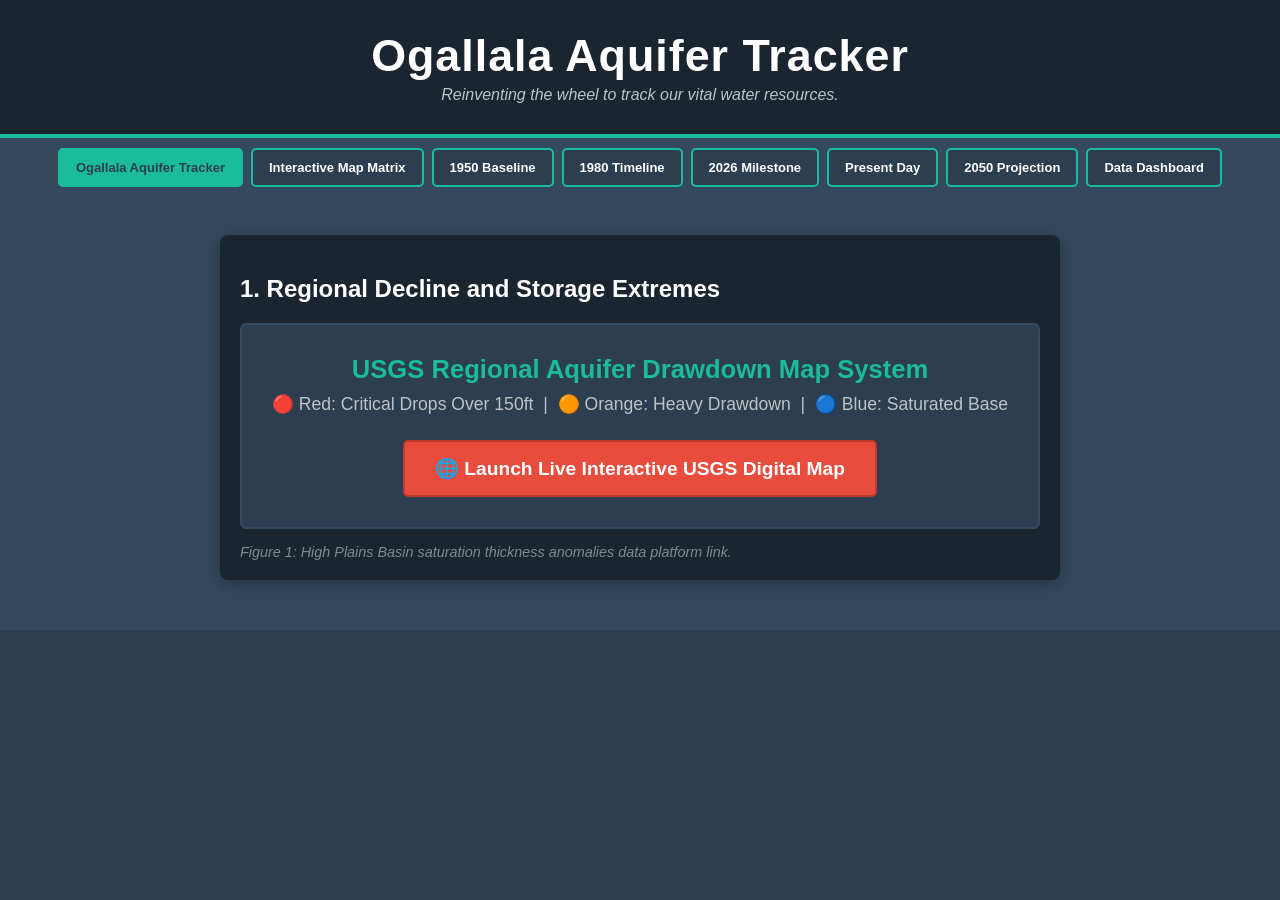
<file: index.html>
<!DOCTYPE html>
<html lang="en">
<head>
    <meta charset="UTF-8">
    <meta name="viewport" content="width=device-width, initial-scale=1.0">
    <title>Ogallala Aquifer Tracker</title>
    <style>
        body {
            background-color: #2c3e50;
            color: #ffffff;
            font-family: Arial, sans-serif;
            margin: 0;
            padding: 0;
        }
        header {
            background-color: #1a252f;
            padding: 30px;
            text-align: center;
            border-bottom: 4px solid #1abc9c;
        }
        h1 {
            margin: 0;
            font-size: 2.8rem;
            letter-spacing: 1px;
        }
        header p {
            margin: 5px 0 0 0;
            font-style: italic;
            color: #bdc3c7;
        }
        nav {
            background-color: #34495e;
            display: flex;
            justify-content: center;
            flex-wrap: wrap;
            padding: 15px 0;
            gap: 10px;
        }
        nav a {
            color: #ffffff;
            text-decoration: none;
            padding: 12px 24px;
            background-color: #2c3e50;
            border: 2px solid #1abc9c;
            border-radius: 5px;
            font-weight: bold;
            transition: all 0.3s ease;
        }
        nav a:hover {
            background-color: #1abc9c;
            color: #2c3e50;
            transform: translateY(-2px);
        }
        main {
            max-width: 1000px;
            margin: 40px auto;
            padding: 20px;
            background: #1a252f;
            border-radius: 8px;
            box-shadow: 0 4px 15px rgba(0,0,0,0.3);
        }
        /* Restored Original Map Dashboard Elements */
        .data-panel {
            background-color: #2c3e50;
            border: 2px solid #34495e;
            border-radius: 6px;
            padding: 30px;
            margin-top: 20px;
            text-align: center;
        }
        .panel-title {
            font-size: 1.6rem;
            font-weight: bold;
            color: #1abc9c;
            margin-bottom: 10px;
        }
        .panel-subtitle {
            font-size: 1.1rem;
            color: #bdc3c7;
            margin-bottom: 25px;
        }
        .map-portal-btn {
            display: inline-block;
            color: #ffffff;
            text-decoration: none;
            font-weight: bold;
            background-color: #e74c3c;
            padding: 15px 30px;
            border-radius: 5px;
            border: 2px solid #c0392b;
            font-size: 1.2rem;
            transition: background 0.3s ease;
        }
        .map-portal-btn:hover {
            background-color: #c0392b;
        }
        .caption {
            font-size: 0.9rem;
            color: #7f8c8d;
            margin-top: 15px;
            font-style: italic;
        }
    </style>
</head>
<body>

    <header>
        <h1>Ogallala Aquifer Tracker</h1>
        <p>Reinventing the wheel to track our vital water resources.</p>
    </header>

   <nav style="background-color: #34495e; padding: 10px; display: flex; justify-content: center; flex-wrap: wrap; gap: 8px; border-bottom: 2px solid #2c3e50;">
        <a href="index.html" style="color: #2c3e50; text-decoration: none; padding: 10px 16px; background-color: #1abc9c; border: 2px solid #1abc9c; border-radius: 5px; font-weight: bold; font-size: 13px;">Ogallala Aquifer Tracker</a>
        <a href="map.html" style="color: #ffffff; text-decoration: none; padding: 10px 16px; background-color: #2c3e50; border: 2px solid #1abc9c; border-radius: 5px; font-weight: bold; font-size: 13px;">Interactive Map Matrix</a>
        <a href="timeline-1950.html" style="color: #ffffff; text-decoration: none; padding: 10px 16px; background-color: #2c3e50; border: 2px solid #1abc9c; border-radius: 5px; font-weight: bold; font-size: 13px;">1950 Baseline</a>
        <a href="timeline-1980.html" style="color: #ffffff; text-decoration: none; padding: 10px 16px; background-color: #2c3e50; border: 2px solid #1abc9c; border-radius: 5px; font-weight: bold; font-size: 13px;">1980 Timeline</a>
        <a href="timeline-2026.html" style="color: #ffffff; text-decoration: none; padding: 10px 16px; background-color: #2c3e50; border: 2px solid #1abc9c; border-radius: 5px; font-weight: bold; font-size: 13px;">2026 Milestone</a>
        <a href="present.html" style="color: #ffffff; text-decoration: none; padding: 10px 16px; background-color: #2c3e50; border: 2px solid #1abc9c; border-radius: 5px; font-weight: bold; font-size: 13px;">Present Day</a>
        <a href="timeline-projection.html" style="color: #ffffff; text-decoration: none; padding: 10px 16px; background-color: #2c3e50; border: 2px solid #1abc9c; border-radius: 5px; font-weight: bold; font-size: 13px;">2050 Projection</a>
        <a href="dashboard.html" style="color: #ffffff; text-decoration: none; padding: 10px 16px; background-color: #2c3e50; border: 2px solid #1abc9c; border-radius: 5px; font-weight: bold; font-size: 13px;">Data Dashboard</a>
    </div>

    <main>
        <h2>1. Regional Decline and Storage Extremes</h2>
        
        <div class="data-panel map-chart">
            <div class="panel-title">USGS Regional Aquifer Drawdown Map System</div>
            <div class="panel-subtitle">🔴 Red: Critical Drops Over 150ft &nbsp;|&nbsp; 🟠 Orange: Heavy Drawdown &nbsp;|&nbsp; 🔵 Blue: Saturated Base</div>
            <a href="map.html" class="map-portal-btn">🌐 Launch Live Interactive USGS Digital Map</a>
        </div>
        
        <div class="caption">Figure 1: High Plains Basin saturation thickness anomalies data platform link.</div>
    </main>
 <script src="app.js"></script>
</body>
</html>
</file>
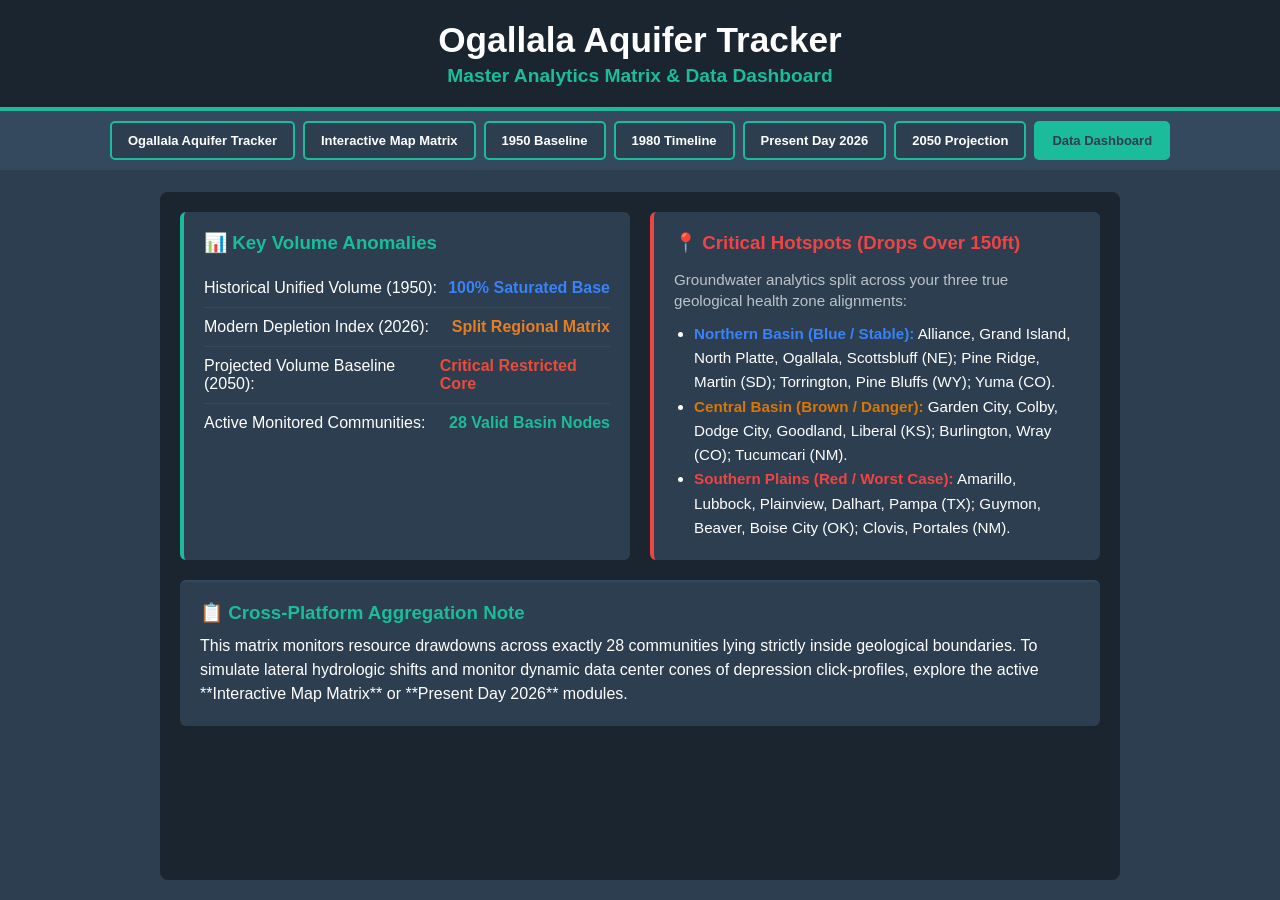
<file: dashboard.html>
<!DOCTYPE html>
<html lang="en">
<head>
    <meta charset="utf-8">
    <meta name="viewport" content="width=device-width, initial-scale=1.0">
    <title>Data Dashboard - Ogallala Aquifer Tracker</title>
</head>
<body style="background-color: #2c3e50; color: #ffffff; font-family: Arial, sans-serif; margin: 0; padding: 0; min-height: 100vh; display: flex; flex-direction: column;">

    <!-- TOP HEADER -->
    <div style="background-color: #1a252f; padding: 20px; text-align: center; border-bottom: 4px solid #1abc9c; flex-shrink: 0;">
        <h1 style="margin: 0; font-size: 2.2rem; color: #ffffff;">Ogallala Aquifer Tracker</h1>
        <h2 style="margin: 5px 0 0 0; color: #1abc9c; font-size: 1.2rem;">Master Analytics Matrix & Data Dashboard</h2>
    </div>

    <!-- SYNCHRONIZED CHRONOLOGICAL NAV BAR -->
    <div style="background-color: #34495e; padding: 10px; display: flex; justify-content: center; flex-wrap: wrap; gap: 8px; border-bottom: 2px solid #2c3e50; flex-shrink: 0;">
        <a href="index.html" style="color: #ffffff; text-decoration: none; padding: 10px 16px; background-color: #2c3e50; border: 2px solid #1abc9c; border-radius: 5px; font-weight: bold; font-size: 13px;">Ogallala Aquifer Tracker</a>
        <a href="map.html" style="color: #ffffff; text-decoration: none; padding: 10px 16px; background-color: #2c3e50; border: 2px solid #1abc9c; border-radius: 5px; font-weight: bold; font-size: 13px;">Interactive Map Matrix</a>
        <a href="timeline-1950.html" style="color: #ffffff; text-decoration: none; padding: 10px 16px; background-color: #2c3e50; border: 2px solid #1abc9c; border-radius: 5px; font-weight: bold; font-size: 13px;">1950 Baseline</a>
        <a href="timeline-1980.html" style="color: #ffffff; text-decoration: none; padding: 10px 16px; background-color: #2c3e50; border: 2px solid #1abc9c; border-radius: 5px; font-weight: bold; font-size: 13px;">1980 Timeline</a>
        <a href="present.html" style="color: #ffffff; text-decoration: none; padding: 10px 16px; background-color: #2c3e50; border: 2px solid #1abc9c; border-radius: 5px; font-weight: bold; font-size: 13px;">Present Day 2026</a>
        <a href="timeline-projection.html" style="color: #ffffff; text-decoration: none; padding: 10px 16px; background-color: #2c3e50; border: 2px solid #1abc9c; border-radius: 5px; font-weight: bold; font-size: 13px;">2050 Projection</a>
        <a href="dashboard.html" style="color: #2c3e50; text-decoration: none; padding: 10px 16px; background-color: #1abc9c; border: 2px solid #1abc9c; border-radius: 5px; font-weight: bold; font-size: 13px;">Data Dashboard</a>
    </div>

    <!-- MAIN FIELD -->
    <div style="flex: 1; display: flex; flex-direction: column; align-items: center; justify-content: flex-start; padding: 20px; box-sizing: border-box; background-color: #1a252f; max-width: 960px; margin: 20px auto; border-radius: 8px; width: 95%;">
        
        <!-- SIDE-BY-SIDE ANALYTICS GRID -->
        <div style="display: flex; flex-wrap: wrap; gap: 20px; width: 100%; justify-content: center; margin-bottom: 20px;">
            
            <!-- COLUMN 1: TRACKING METRICS MATRIX -->
            <div style="flex: 1; min-width: 280px; background-color: #2c3e50; padding: 20px; border-radius: 6px; box-sizing: border-box; border-left: 4px solid #1abc9c;">
                <h3 style="color: #1abc9c; margin-top: 0; margin-bottom: 15px;">📊 Key Volume Anomalies</h3>
                <div style="border-bottom: 1px solid #34495e; padding: 10px 0; display: flex; justify-content: space-between;">
                    <span>Historical Unified Volume (1950):</span>
                    <strong style="color: #3b82f6;">100% Saturated Base</strong>
                </div>
                <div style="border-bottom: 1px solid #34495e; padding: 10px 0; display: flex; justify-content: space-between;">
                    <span>Modern Depletion Index (2026):</span>
                    <strong style="color: #e67e22;">Split Regional Matrix</strong>
                </div>
                <div style="border-bottom: 1px solid #34495e; padding: 10px 0; display: flex; justify-content: space-between;">
                    <span>Projected Volume Baseline (2050):</span>
                    <strong style="color: #e74c3c;">Critical Restricted Core</strong>
                </div>
                <div style="padding: 10px 0; display: flex; justify-content: space-between;">
                    <span>Active Monitored Communities:</span>
                    <strong style="color: #1abc9c;">28 Valid Basin Nodes</strong>
                </div>
            </div>

            <!-- COLUMN 2: REGIONAL DRAWDOWN INDEX (UPDATED WITH PINE BLUFFS) -->
            <div style="flex: 1; min-width: 280px; background-color: #2c3e50; padding: 20px; border-radius: 6px; box-sizing: border-box; border-left: 4px solid #ef4444;">
                <h3 style="color: #ef4444; margin-top: 0; margin-bottom: 15px;">📍 Critical Hotspots (Drops Over 150ft)</h3>
                <p style="margin: 0 0 10px 0; font-size: 0.95rem; line-height: 1.4; color: #bdc3c7;">
                    Groundwater analytics split across your three true geological health zone alignments:
                </p>
                <ul style="margin: 0; padding-left: 20px; font-size: 0.95rem; line-height: 1.6; color: #ffffff;">
                    <li><strong style="color: #3b82f6;">Northern Basin (Blue / Stable):</strong> Alliance, Grand Island, North Platte, Ogallala, Scottsbluff (NE); Pine Ridge, Martin (SD); Torrington, Pine Bluffs (WY); Yuma (CO).</li>
                    <li><strong style="color: #d97706;">Central Basin (Brown / Danger):</strong> Garden City, Colby, Dodge City, Goodland, Liberal (KS); Burlington, Wray (CO); Tucumcari (NM).</li>
                    <li><strong style="color: #ef4444;">Southern Plains (Red / Worst Case):</strong> Amarillo, Lubbock, Plainview, Dalhart, Pampa (TX); Guymon, Beaver, Boise City (OK); Clovis, Portales (NM).</li>
                </ul>
            </div>

        </div>

        <!-- FULL SUMMARY LOG ENTRY -->
        <div style="width: 100%; background-color: #2c3e50; padding: 20px; border-radius: 6px; box-sizing: border-box; text-align: left; border-top: 2px solid #34495e;">
            <h3 style="color: #1abc9c; margin-top: 0; margin-bottom: 10px;">📋 Cross-Platform Aggregation Note</h3>
            <p style="font-size: 1rem; color: #ffffff; line-height: 1.5; margin: 0;">
                This matrix monitors resource drawdowns across exactly 28 communities lying strictly inside geological boundaries. To simulate lateral hydrologic shifts and monitor dynamic data center cones of depression click-profiles, explore the active **Interactive Map Matrix** or **Present Day 2026** modules.
            </p>
        </div>

    </div>

</body>
</html>
</file>
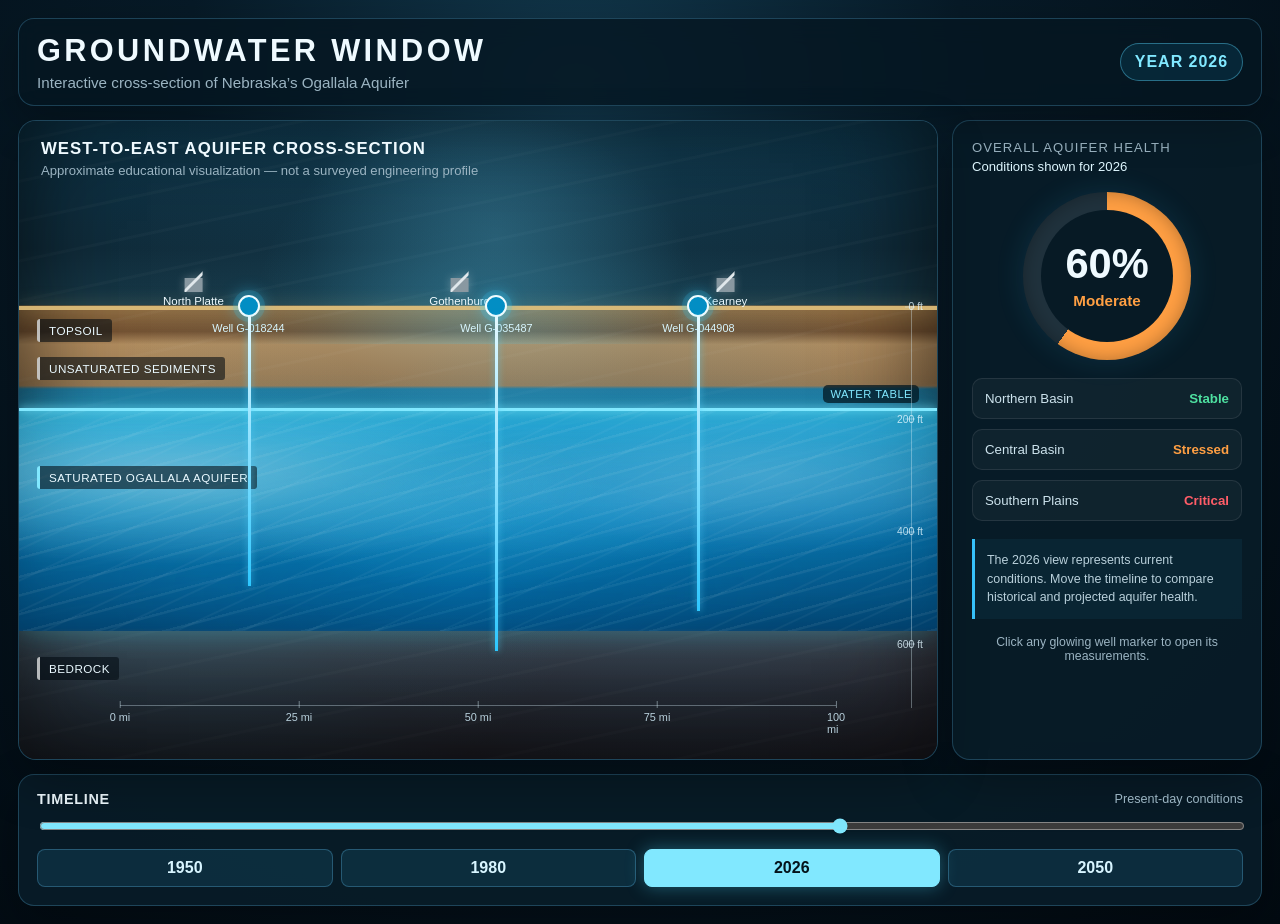
<file: groundwater-window.html>
<!DOCTYPE html>
<html lang="en">
<head>
  <meta charset="UTF-8" />
  <meta name="viewport" content="width=device-width, initial-scale=1.0" />

  <title>Groundwater Window | Ogallala Aquifer Tracker</title>

  <style>
    * {
      box-sizing: border-box;
    }

    :root {
      --background: #06131d;
      --panel: rgba(8, 28, 40, 0.94);
      --panel-border: rgba(104, 204, 255, 0.24);
      --text: #effaff;
      --muted: #9bb4c2;
      --blue: #38c5ff;
      --deep-blue: #077aaa;
      --cyan: #81e8ff;
      --green: #4ee0a0;
      --yellow: #ffd166;
      --orange: #ff9f43;
      --red: #ff5d68;
      --soil: #785535;
      --sand: #bd9563;
      --aquifer: #126f99;
      --bedrock: #3e3e49;
    }

    body {
      margin: 0;
      min-height: 100vh;
      overflow-x: hidden;
      color: var(--text);
      background:
        radial-gradient(circle at 45% 10%, #12394e 0%, #071a27 36%, #020a11 100%);
      font-family:
        Inter, Arial, Helvetica, sans-serif;
    }

    button,
    input {
      font: inherit;
    }

    button {
      cursor: pointer;
    }

    .app-shell {
      width: min(1600px, 100%);
      min-height: 100vh;
      margin: 0 auto;
      padding: 18px;
    }

    .topbar {
      display: flex;
      align-items: center;
      justify-content: space-between;
      gap: 20px;
      margin-bottom: 14px;
      padding: 14px 18px;
      border: 1px solid var(--panel-border);
      border-radius: 16px;
      background: rgba(6, 22, 33, 0.82);
      backdrop-filter: blur(12px);
      box-shadow: 0 15px 45px rgba(0, 0, 0, 0.26);
    }

    .title-group h1 {
      margin: 0;
      font-size: clamp(1.35rem, 2.4vw, 2.3rem);
      letter-spacing: 0.11em;
      text-transform: uppercase;
    }

    .title-group p {
      margin: 5px 0 0;
      color: var(--muted);
      font-size: 0.95rem;
    }

    .current-year-badge {
      min-width: 120px;
      padding: 9px 14px;
      border: 1px solid rgba(92, 218, 255, 0.4);
      border-radius: 999px;
      color: var(--cyan);
      background: rgba(16, 96, 128, 0.24);
      font-weight: 800;
      text-align: center;
      letter-spacing: 0.06em;
    }

    .dashboard {
      display: grid;
      grid-template-columns: minmax(0, 1fr) 310px;
      gap: 14px;
    }

    .visualization-panel,
    .health-panel,
    .timeline-panel,
    .well-card {
      border: 1px solid var(--panel-border);
      background: var(--panel);
      box-shadow: 0 20px 50px rgba(0, 0, 0, 0.3);
    }

    .visualization-panel {
      position: relative;
      min-height: 640px;
      overflow: hidden;
      border-radius: 18px;
    }

    .scene-heading {
      position: absolute;
      z-index: 20;
      top: 18px;
      left: 22px;
      pointer-events: none;
    }

    .scene-heading strong {
      display: block;
      font-size: 1.05rem;
      letter-spacing: 0.06em;
      text-transform: uppercase;
    }

    .scene-heading span {
      display: block;
      margin-top: 4px;
      color: var(--muted);
      font-size: 0.82rem;
    }

   .cross-section {
  position: absolute;
  inset: 0;
  overflow: hidden;

  background:
    radial-gradient(
      ellipse at 52% 18%,
      rgba(122, 220, 255, 0.2) 0%,
      rgba(39, 116, 148, 0.08) 28%,
      transparent 58%
    ),

    radial-gradient(
      ellipse at 18% 72%,
      rgba(40, 205, 255, 0.18) 0%,
      transparent 38%
    ),

    radial-gradient(
      ellipse at 72% 66%,
      rgba(28, 164, 224, 0.18) 0%,
      transparent 42%
    ),

    repeating-linear-gradient(
      168deg,
      transparent 0 18px,
      rgba(255, 255, 255, 0.025) 19px 21px,
      transparent 22px 39px
    ),

    linear-gradient(
      to bottom,
      #0d3347 0%,
      #102c3b 20%,
      #173847 28.8%,

      #8b6940 29%,
      #745333 33%,

      #b18c5e 35%,
      #9d774e 41.5%,

      #1f769b 42%,
      #155f82 56%,
      #0d4a6a 69%,
      #093a57 79.5%,

      #44434c 80%,
      #2d2c35 90%,
      #202028 100%
    );

  box-shadow:
    inset 0 0 90px rgba(0, 0, 0, 0.48),
    inset 0 -90px 120px rgba(0, 0, 0, 0.34);
}

    .sky-glow {
      position: absolute;
      inset: 0 0 auto 0;
      height: 35%;
      background:
        radial-gradient(circle at 50% 95%, rgba(62, 207, 255, 0.2), transparent 45%);
    }

    .ground-line {
      position: absolute;
      z-index: 5;
      top: 29%;
      left: 0;
      right: 0;
      height: 4px;
      background: rgba(225, 192, 124, 0.9);
      box-shadow: 0 0 18px rgba(255, 214, 130, 0.35);
    }

    .town {
      position: absolute;
      z-index: 7;
      top: calc(29% - 36px);
      transform: translateX(-50%);
      color: #eefaff;
      font-size: 0.72rem;
      text-align: center;
      white-space: nowrap;
    }

    .town::before {
      content: "";
      display: block;
      width: 18px;
      height: 22px;
      margin: 0 auto 3px;
      background:
        linear-gradient(135deg, transparent 48%, #e0e7eb 49% 58%, transparent 59%),
        linear-gradient(to top, #8998a1 0 62%, transparent 63%);
      filter: drop-shadow(0 0 5px rgba(255, 255, 255, 0.26));
    }

    .north-platte {
      left: 19%;
    }

    .gothenburg {
      left: 48%;
    }

    .kearney {
      left: 77%;
    }

    .layer-label {
      position: absolute;
      z-index: 8;
      left: 18px;
      padding: 5px 9px;
      border-left: 3px solid rgba(255, 255, 255, 0.7);
      border-radius: 3px;
      background: rgba(2, 12, 18, 0.58);
      color: #eaf9ff;
      font-size: 0.73rem;
      letter-spacing: 0.04em;
      text-transform: uppercase;
    }

    .label-soil {
      top: 31%;
    }

    .label-unsaturated {
      top: 37%;
    }

    .label-aquifer {
      top: 54%;
      border-color: var(--cyan);
    }

    .label-bedrock {
      top: 84%;
    }

    .water-table {
      position: absolute;
      z-index: 4;
      left: 0;
      right: 0;
      top: 45%;
      height: 3px;
      background: var(--cyan);
      box-shadow:
        0 0 8px var(--cyan),
        0 0 28px rgba(89, 222, 255, 0.65);
      transition: top 700ms ease;
    }

    .water-table::before {
      content: "Water table";
      position: absolute;
      right: 18px;
      bottom: 8px;
      padding: 3px 7px;
      border-radius: 5px;
      color: var(--cyan);
      background: rgba(0, 20, 30, 0.72);
      font-size: 0.7rem;
      letter-spacing: 0.04em;
      text-transform: uppercase;
    }

    .aquifer-glow {
  position: absolute;
  z-index: 3;
  left: 0;
  right: 0;
  top: 45%;
  bottom: 20%;
  opacity: 0.92;

  background:
    radial-gradient(
      ellipse at 20% 35%,
      rgba(170,245,255,0.30) 0%,
      transparent 38%
    ),

    radial-gradient(
      ellipse at 72% 40%,
      rgba(120,220,255,0.24) 0%,
      transparent 34%
    ),

    radial-gradient(
      ellipse at 48% 82%,
      rgba(0,170,255,0.18) 0%,
      transparent 52%
    ),

    repeating-linear-gradient(
      165deg,
      rgba(255,255,255,0.08) 0 2px,
      transparent 3px 18px
    ),

    linear-gradient(
      to bottom,
      rgba(70,210,255,0.55),
      rgba(18,120,180,0.72),
      rgba(8,66,108,0.92)
    );

  filter:
    drop-shadow(0 0 14px rgba(70,220,255,0.35))
    saturate(120%);

  transition:
    top 700ms ease,
    opacity 700ms ease,
    filter 700ms ease;
}

  .aquifer-glow::after {
  content: "";
  position: absolute;
  inset: 0;

  background:
    radial-gradient(
      ellipse at 15% 28%,
      rgba(255,255,255,0.32) 0%,
      rgba(180,245,255,0.18) 18%,
      transparent 42%
    ),

    radial-gradient(
      ellipse at 50% 55%,
      rgba(110,220,255,0.20) 0%,
      transparent 34%
    ),

    radial-gradient(
      ellipse at 82% 30%,
      rgba(255,255,255,0.20) 0%,
      transparent 32%
    ),

    repeating-linear-gradient(
      -25deg,
      transparent 0 12px,
      rgba(255,255,255,0.05) 13px 14px,
      transparent 15px 28px
    );

  mix-blend-mode: screen;
  opacity: .95;
}

    .depth-scale {
      position: absolute;
      z-index: 10;
      right: 14px;
      top: 29%;
      bottom: 8%;
      width: 58px;
      color: rgba(227, 246, 255, 0.82);
      font-size: 0.65rem;
      pointer-events: none;
    }

    .depth-scale::before {
      content: "";
      position: absolute;
      right: 11px;
      top: 0;
      bottom: 0;
      width: 1px;
      background: rgba(220, 241, 250, 0.36);
    }

    .depth-mark {
      position: absolute;
      right: 0;
      transform: translateY(-50%);
    }

    .depth-mark::after {
      content: "";
      position: absolute;
      right: 8px;
      top: 50%;
      width: 10px;
      height: 1px;
      background: rgba(220, 241, 250, 0.48);
    }

    .depth-0 {
      top: 0;
    }

    .depth-200 {
      top: 28%;
    }

    .depth-400 {
      top: 56%;
    }

    .depth-600 {
      top: 84%;
    }

    .well {
      position: absolute;
      z-index: 15;
      top: calc(29% - 11px);
      width: 22px;
      height: 22px;
      transform: translateX(-50%);
      border: 2px solid #effcff;
      border-radius: 50%;
      background: #028ec4;
      box-shadow:
        0 0 0 5px rgba(53, 204, 255, 0.16),
        0 0 18px rgba(53, 204, 255, 0.75);
      transition: transform 180ms ease, box-shadow 180ms ease;
    }

    .well:hover,
    .well:focus {
      transform: translateX(-50%) scale(1.18);
      box-shadow:
        0 0 0 7px rgba(53, 204, 255, 0.18),
        0 0 26px rgba(53, 204, 255, 1);
      outline: none;
    }

    .well::after {
      content: "";
      position: absolute;
      top: 19px;
      left: 8px;
      width: 3px;
      height: var(--well-depth, 250px);
      background: linear-gradient(to bottom, #e3f9ff, #2dc7ff);
      box-shadow: 0 0 7px rgba(82, 215, 255, 0.65);
    }

    .well-a {
      left: 25%;
      --well-depth: 270px;
    }

    .well-b {
      left: 52%;
      --well-depth: 335px;
    }

    .well-c {
      left: 74%;
      --well-depth: 295px;
    }

    .well-label {
      position: absolute;
      z-index: 14;
      top: calc(29% + 16px);
      transform: translateX(-50%);
      color: #d9f7ff;
      font-size: 0.68rem;
      white-space: nowrap;
    }

    .well-label-a {
      left: 25%;
    }

    .well-label-b {
      left: 52%;
    }

    .well-label-c {
      left: 74%;
    }

    .distance-scale {
      position: absolute;
      z-index: 12;
      left: 11%;
      right: 11%;
      bottom: 25px;
      height: 38px;
      color: #b8d0dc;
      font-size: 0.68rem;
    }

    .distance-scale::before {
      content: "";
      position: absolute;
      left: 0;
      right: 0;
      top: 9px;
      height: 1px;
      background: rgba(218, 241, 251, 0.35);
    }

    .distance-label {
      position: absolute;
      top: 15px;
      transform: translateX(-50%);
    }

    .distance-label::before {
      content: "";
      position: absolute;
      top: -10px;
      left: 50%;
      width: 1px;
      height: 7px;
      background: rgba(218, 241, 251, 0.45);
    }

    .distance-0 {
      left: 0;
    }

    .distance-25 {
      left: 25%;
    }

    .distance-50 {
      left: 50%;
    }

    .distance-75 {
      left: 75%;
    }

    .distance-100 {
      left: 100%;
    }

    .health-panel {
      min-height: 640px;
      padding: 19px;
      border-radius: 18px;
    }

    .panel-heading {
      margin: 0 0 4px;
      font-size: 0.82rem;
      color: var(--muted);
      letter-spacing: 0.08em;
      text-transform: uppercase;
    }

    .panel-year-note {
      margin: 0 0 18px;
      color: #dff7ff;
      font-size: 0.82rem;
    }

    .health-score-wrap {
      display: grid;
      place-items: center;
      width: 168px;
      height: 168px;
      margin: 8px auto 18px;
      border-radius: 50%;
      background:
        conic-gradient(var(--health-color, var(--orange)) calc(var(--health-value, 60) * 1%), rgba(255,255,255,0.1) 0);
      box-shadow:
        0 0 30px rgba(61, 199, 255, 0.12),
        inset 0 0 18px rgba(0, 0, 0, 0.3);
      transition: background 500ms ease;
    }

    .health-score-inner {
      display: grid;
      place-items: center;
      width: 132px;
      height: 132px;
      border-radius: 50%;
      background: #071a25;
      text-align: center;
    }

    .health-number {
      display: block;
      font-size: 2.6rem;
      font-weight: 900;
      line-height: 1;
    }

    .health-word {
      display: block;
      margin-top: 7px;
      color: var(--health-color, var(--orange));
      font-size: 0.95rem;
      font-weight: 800;
    }

    .basin-list {
      display: grid;
      gap: 10px;
      margin-top: 14px;
    }

    .basin-row {
      display: grid;
      grid-template-columns: 1fr auto;
      gap: 12px;
      align-items: center;
      padding: 12px;
      border: 1px solid rgba(255, 255, 255, 0.09);
      border-radius: 10px;
      background: rgba(255, 255, 255, 0.035);
    }

    .basin-row span:first-child {
      color: #cde3ed;
      font-size: 0.83rem;
    }

    .basin-status {
      font-size: 0.83rem;
      font-weight: 800;
    }

    .health-explanation {
      margin-top: 18px;
      padding: 12px;
      border-left: 3px solid var(--blue);
      background: rgba(32, 135, 177, 0.09);
      color: #b9d0db;
      font-size: 0.78rem;
      line-height: 1.5;
    }

    .well-instruction {
      margin-top: 16px;
      color: var(--muted);
      font-size: 0.77rem;
      text-align: center;
    }

    .timeline-panel {
      margin-top: 14px;
      padding: 16px 18px 18px;
      border-radius: 16px;
    }

    .timeline-top {
      display: flex;
      align-items: center;
      justify-content: space-between;
      gap: 20px;
      margin-bottom: 9px;
    }

    .timeline-top strong {
      font-size: 0.9rem;
      letter-spacing: 0.05em;
      text-transform: uppercase;
    }

    .timeline-description {
      color: var(--muted);
      font-size: 0.79rem;
    }

    #yearSlider {
      width: 100%;
      accent-color: var(--cyan);
    }

    .year-buttons {
      display: grid;
      grid-template-columns: repeat(4, 1fr);
      gap: 8px;
      margin-top: 11px;
    }

    .year-button {
      padding: 9px 8px;
      border: 1px solid rgba(104, 204, 255, 0.28);
      border-radius: 8px;
      color: #d8f5ff;
      background: rgba(25, 81, 106, 0.35);
      font-weight: 700;
    }

    .year-button:hover {
      background: rgba(42, 134, 172, 0.4);
    }

    .year-button.active {
      border-color: var(--cyan);
      color: #04131b;
      background: var(--cyan);
      box-shadow: 0 0 18px rgba(73, 217, 255, 0.35);
    }

    .well-card {
      position: fixed;
      z-index: 100;
      top: 50%;
      right: 22px;
      width: min(365px, calc(100vw - 30px));
      max-height: calc(100vh - 40px);
      overflow-y: auto;
      padding: 20px;
      border-radius: 16px;
      transform: translate(120%, -50%);
      opacity: 0;
      transition: transform 320ms ease, opacity 320ms ease;
    }

    .well-card.open {
      transform: translate(0, -50%);
      opacity: 1;
    }

    .well-card-header {
      display: flex;
      align-items: flex-start;
      justify-content: space-between;
      gap: 15px;
      margin-bottom: 14px;
    }

    .well-card h2 {
      margin: 0;
      color: var(--cyan);
      font-size: 1.2rem;
    }

    .close-well {
      width: 34px;
      height: 34px;
      border: 1px solid rgba(255, 255, 255, 0.17);
      border-radius: 50%;
      color: #eafaff;
      background: rgba(255, 255, 255, 0.06);
      font-size: 1.25rem;
      line-height: 1;
    }

    .close-well:hover {
      background: rgba(255, 255, 255, 0.13);
    }

    .well-data-grid {
      display: grid;
      grid-template-columns: 1fr auto;
      gap: 10px 16px;
      margin-top: 10px;
      font-size: 0.86rem;
    }

    .well-data-grid dt {
      color: var(--muted);
    }

    .well-data-grid dd {
      margin: 0;
      color: #f2fbff;
      font-weight: 700;
      text-align: right;
    }

    .water-change-box {
      margin-top: 17px;
      padding: 13px;
      border: 1px solid rgba(255, 112, 112, 0.27);
      border-radius: 10px;
      color: #ffd7d9;
      background: rgba(141, 32, 44, 0.17);
      font-size: 0.85rem;
      line-height: 1.45;
    }

    .water-change-box strong {
      display: block;
      margin-top: 4px;
      color: var(--red);
      font-size: 1.25rem;
    }

    @media (max-width: 980px) {
      .dashboard {
        grid-template-columns: 1fr;
      }

      .visualization-panel,
      .health-panel {
        min-height: 580px;
      }

      .health-panel {
        min-height: auto;
      }

      .basin-list {
        grid-template-columns: repeat(3, 1fr);
      }
    }

    @media (max-width: 650px) {
      .app-shell {
        padding: 8px;
      }

      .topbar {
        align-items: flex-start;
        flex-direction: column;
      }

      .current-year-badge {
        min-width: 0;
      }

      .visualization-panel {
        min-height: 540px;
      }

      .town,
      .well-label {
        font-size: 0.58rem;
      }

      .basin-list {
        grid-template-columns: 1fr;
      }

      .year-buttons {
        grid-template-columns: repeat(2, 1fr);
      }

      .well-card {
        right: 8px;
      }
    }
  </style>
</head>

<body>
  <main class="app-shell">

    <header class="topbar">
      <div class="title-group">
        <h1>Groundwater Window</h1>
        <p>Interactive cross-section of Nebraska’s Ogallala Aquifer</p>
      </div>

      <div class="current-year-badge" id="currentYearBadge">
        YEAR 2026
      </div>
    </header>

    <section class="dashboard">

      <div class="visualization-panel">

        <div class="scene-heading">
          <strong>West-to-East Aquifer Cross-Section</strong>
          <span>Approximate educational visualization — not a surveyed engineering profile</span>
        </div>

        <div class="cross-section">

          <div class="sky-glow"></div>
          <div class="ground-line"></div>

          <div class="town north-platte">North Platte</div>
          <div class="town gothenburg">Gothenburg</div>
          <div class="town kearney">Kearney</div>

          <div class="layer-label label-soil">Topsoil</div>
          <div class="layer-label label-unsaturated">Unsaturated sediments</div>
          <div class="layer-label label-aquifer">Saturated Ogallala Aquifer</div>
          <div class="layer-label label-bedrock">Bedrock</div>

          <div class="aquifer-glow" id="aquiferGlow"></div>
          <div class="water-table" id="waterTable"></div>

          <button
            class="well well-a"
            type="button"
            aria-label="Open data for well G-018244"
            data-well="wellA">
          </button>

          <button
            class="well well-b"
            type="button"
            aria-label="Open data for well G-035487"
            data-well="wellB">
          </button>

          <button
            class="well well-c"
            type="button"
            aria-label="Open data for well G-044908"
            data-well="wellC">
          </button>

          <div class="well-label well-label-a">Well G-018244</div>
          <div class="well-label well-label-b">Well G-035487</div>
          <div class="well-label well-label-c">Well G-044908</div>

          <div class="depth-scale" aria-hidden="true">
            <div class="depth-mark depth-0">0 ft</div>
            <div class="depth-mark depth-200">200 ft</div>
            <div class="depth-mark depth-400">400 ft</div>
            <div class="depth-mark depth-600">600 ft</div>
          </div>

          <div class="distance-scale" aria-hidden="true">
            <div class="distance-label distance-0">0 mi</div>
            <div class="distance-label distance-25">25 mi</div>
            <div class="distance-label distance-50">50 mi</div>
            <div class="distance-label distance-75">75 mi</div>
            <div class="distance-label distance-100">100 mi</div>
          </div>

        </div>
      </div>

      <aside class="health-panel">

        <p class="panel-heading">Overall Aquifer Health</p>

        <p class="panel-year-note" id="panelYearNote">
          Conditions shown for 2026
        </p>

        <div
          class="health-score-wrap"
          id="healthScoreWrap"
          style="--health-value: 60; --health-color: #ff9f43;">

          <div class="health-score-inner">
            <div>
              <span class="health-number" id="healthNumber">60%</span>
              <span class="health-word" id="healthWord">Moderate</span>
            </div>
          </div>

        </div>

        <div class="basin-list">

          <div class="basin-row">
            <span>Northern Basin</span>
            <span class="basin-status" id="northernStatus">Stable</span>
          </div>

          <div class="basin-row">
            <span>Central Basin</span>
            <span class="basin-status" id="centralStatus">Stressed</span>
          </div>

          <div class="basin-row">
            <span>Southern Plains</span>
            <span class="basin-status" id="southernStatus">Critical</span>
          </div>

        </div>

        <div class="health-explanation" id="healthExplanation">
          The 2026 view represents current conditions. Move the timeline to compare historical and projected aquifer health.
        </div>

        <p class="well-instruction">
          Click any glowing well marker to open its measurements.
        </p>

      </aside>

    </section>

    <section class="timeline-panel">

      <div class="timeline-top">
        <strong>Timeline</strong>

        <span class="timeline-description" id="timelineDescription">
          Present-day conditions
        </span>
      </div>

      <input
        id="yearSlider"
        type="range"
        min="0"
        max="3"
        step="1"
        value="2"
        aria-label="Select aquifer timeline year" />

      <div class="year-buttons">
        <button class="year-button" type="button" data-index="0">1950</button>
        <button class="year-button" type="button" data-index="1">1980</button>
        <button class="year-button active" type="button" data-index="2">2026</button>
        <button class="year-button" type="button" data-index="3">2050</button>
      </div>

    </section>

  </main>

  <aside class="well-card" id="wellCard" aria-hidden="true">

    <div class="well-card-header">
      <div>
        <p class="panel-heading">Monitoring Well</p>
        <h2 id="wellTitle">Well #G-035487</h2>
      </div>

      <button
        class="close-well"
        id="closeWell"
        type="button"
        aria-label="Close well information">
        ×
      </button>
    </div>

    <dl class="well-data-grid">
      <dt>Latitude</dt>
      <dd id="wellLatitude">41.1501° N</dd>

      <dt>Longitude</dt>
      <dd id="wellLongitude">100.7504° W</dd>

      <dt>Well depth</dt>
      <dd id="wellDepth">620 ft</dd>

      <dt id="waterLevelLabel">Water level (2026)</dt>
      <dd id="wellWaterLevel">198 ft</dd>

      <dt>Aquifer thickness</dt>
      <dd id="wellThickness">422 ft</dd>

      <dt>Measurement date</dt>
      <dd id="wellDate">5/14/2026</dd>
    </dl>

    <div class="water-change-box">
      Water-level change since 1950
      <strong id="wellChange">−118 ft</strong>
    </div>

  </aside>

  <script>
    const timelineData = [
      {
        year: 1950,
        health: 100,
        healthWord: "Healthy",
        healthColor: "#4ee0a0",
        northern: "Healthy",
        central: "Healthy",
        southern: "Healthy",
        northernColor: "#4ee0a0",
        centralColor: "#4ee0a0",
        southernColor: "#4ee0a0",
        waterTop: "39%",
        aquiferOpacity: "0.95",
        description: "Pre-intensive-pumping baseline",
        explanation:
          "The 1950 view represents the historical baseline before widespread high-capacity irrigation pumping."
      },
      {
        year: 1980,
        health: 85,
        healthWord: "Good",
        healthColor: "#ffd166",
        northern: "Good",
        central: "Declining",
        southern: "Declining",
        northernColor: "#4ee0a0",
        centralColor: "#ffd166",
        southernColor: "#ffd166",
        waterTop: "42%",
        aquiferOpacity: "0.9",
        description: "Early regional decline",
        explanation:
          "By 1980, growing irrigation withdrawals had begun producing measurable regional groundwater declines."
      },
      {
        year: 2026,
        health: 60,
        healthWord: "Moderate",
        healthColor: "#ff9f43",
        northern: "Stable",
        central: "Stressed",
        southern: "Critical",
        northernColor: "#4ee0a0",
        centralColor: "#ff9f43",
        southernColor: "#ff5d68",
        waterTop: "45%",
        aquiferOpacity: "0.82",
        description: "Present-day conditions",
        explanation:
          "The 2026 view represents current conditions. Move the timeline to compare historical and projected aquifer health."
      },
      {
        year: 2050,
        health: 40,
        healthWord: "Critical",
        healthColor: "#ff5d68",
        northern: "Stressed",
        central: "Critical",
        southern: "Severe",
        northernColor: "#ff9f43",
        centralColor: "#ff5d68",
        southernColor: "#ff5d68",
        waterTop: "51%",
        aquiferOpacity: "0.68",
        description: "Projected conditions",
        explanation:
          "The 2050 view is a planning projection showing how continued withdrawals could reduce saturated thickness and regional resilience."
      }
    ];

    const wells = {
      wellA: {
        id: "G-018244",
        latitude: "41.1249° N",
        longitude: "100.7650° W",
        depth: "485 ft",
        thickness: "337 ft",
        date: "4/22/2026",
        waterLevels: ["118 ft", "129 ft", "148 ft", "174 ft"],
        changes: ["Baseline", "−11 ft", "−30 ft", "−56 ft"]
      },

      wellB: {
        id: "G-035487",
        latitude: "41.1501° N",
        longitude: "100.7504° W",
        depth: "620 ft",
        thickness: "422 ft",
        date: "5/14/2026",
        waterLevels: ["80 ft", "121 ft", "198 ft", "242 ft"],
        changes: ["Baseline", "−41 ft", "−118 ft", "−162 ft"]
      },

      wellC: {
        id: "G-044908",
        latitude: "40.6995° N",
        longitude: "99.0817° W",
        depth: "540 ft",
        thickness: "358 ft",
        date: "6/02/2026",
        waterLevels: ["96 ft", "119 ft", "182 ft", "216 ft"],
        changes: ["Baseline", "−23 ft", "−86 ft", "−120 ft"]
      }
    };

    const slider = document.getElementById("yearSlider");
    const yearButtons = document.querySelectorAll(".year-button");

    const currentYearBadge = document.getElementById("currentYearBadge");
    const panelYearNote = document.getElementById("panelYearNote");
    const timelineDescription = document.getElementById("timelineDescription");

    const healthScoreWrap = document.getElementById("healthScoreWrap");
    const healthNumber = document.getElementById("healthNumber");
    const healthWord = document.getElementById("healthWord");

    const northernStatus = document.getElementById("northernStatus");
    const centralStatus = document.getElementById("centralStatus");
    const southernStatus = document.getElementById("southernStatus");

    const healthExplanation = document.getElementById("healthExplanation");
    const waterTable = document.getElementById("waterTable");
    const aquiferGlow = document.getElementById("aquiferGlow");

    const wellCard = document.getElementById("wellCard");
    const closeWell = document.getElementById("closeWell");

    const wellTitle = document.getElementById("wellTitle");
    const wellLatitude = document.getElementById("wellLatitude");
    const wellLongitude = document.getElementById("wellLongitude");
    const wellDepth = document.getElementById("wellDepth");
    const wellWaterLevel = document.getElementById("wellWaterLevel");
    const wellThickness = document.getElementById("wellThickness");
    const wellDate = document.getElementById("wellDate");
    const wellChange = document.getElementById("wellChange");
    const waterLevelLabel = document.getElementById("waterLevelLabel");

    let selectedWellKey = null;

    function updateTimeline(index) {
      const selected = timelineData[index];

      currentYearBadge.textContent = `YEAR ${selected.year}`;
      panelYearNote.textContent = `Conditions shown for ${selected.year}`;
      timelineDescription.textContent = selected.description;

      healthNumber.textContent = `${selected.health}%`;
      healthWord.textContent = selected.healthWord;
      healthWord.style.color = selected.healthColor;

      healthScoreWrap.style.setProperty("--health-value", selected.health);
      healthScoreWrap.style.setProperty("--health-color", selected.healthColor);

      northernStatus.textContent = selected.northern;
      centralStatus.textContent = selected.central;
      southernStatus.textContent = selected.southern;

      northernStatus.style.color = selected.northernColor;
      centralStatus.style.color = selected.centralColor;
      southernStatus.style.color = selected.southernColor;

      healthExplanation.textContent = selected.explanation;

      waterTable.style.top = selected.waterTop;
      aquiferGlow.style.top = selected.waterTop;
      aquiferGlow.style.opacity = selected.aquiferOpacity;

      yearButtons.forEach((button, buttonIndex) => {
        button.classList.toggle("active", buttonIndex === index);
      });

      if (selectedWellKey) {
        updateWellForYear(selectedWellKey, index);
      }
    }

    function openWell(wellKey) {
      selectedWellKey = wellKey;
      updateWellForYear(wellKey, Number(slider.value));

      wellCard.classList.add("open");
      wellCard.setAttribute("aria-hidden", "false");
    }

    function updateWellForYear(wellKey, timelineIndex) {
      const well = wells[wellKey];
      const selectedYear = timelineData[timelineIndex].year;

      wellTitle.textContent = `Well #${well.id}`;
      wellLatitude.textContent = well.latitude;
      wellLongitude.textContent = well.longitude;
      wellDepth.textContent = well.depth;
      wellThickness.textContent = well.thickness;
      wellDate.textContent =
        selectedYear === 2026 ? well.date : "Timeline estimate";

      waterLevelLabel.textContent = `Water level (${selectedYear})`;
      wellWaterLevel.textContent = well.waterLevels[timelineIndex];
      wellChange.textContent = well.changes[timelineIndex];
    }

    function closeWellCard() {
      wellCard.classList.remove("open");
      wellCard.setAttribute("aria-hidden", "true");
      selectedWellKey = null;
    }

    slider.addEventListener("input", () => {
      updateTimeline(Number(slider.value));
    });

    yearButtons.forEach((button) => {
      button.addEventListener("click", () => {
        const index = Number(button.dataset.index);
        slider.value = index;
        updateTimeline(index);
      });
    });

    document.querySelectorAll(".well").forEach((wellButton) => {
      wellButton.addEventListener("click", () => {
        openWell(wellButton.dataset.well);
      });
    });

    closeWell.addEventListener("click", closeWellCard);

    document.addEventListener("keydown", (event) => {
      if (event.key === "Escape") {
        closeWellCard();
      }
    });

    updateTimeline(Number(slider.value));
  </script>
</body>
</html>
</file>
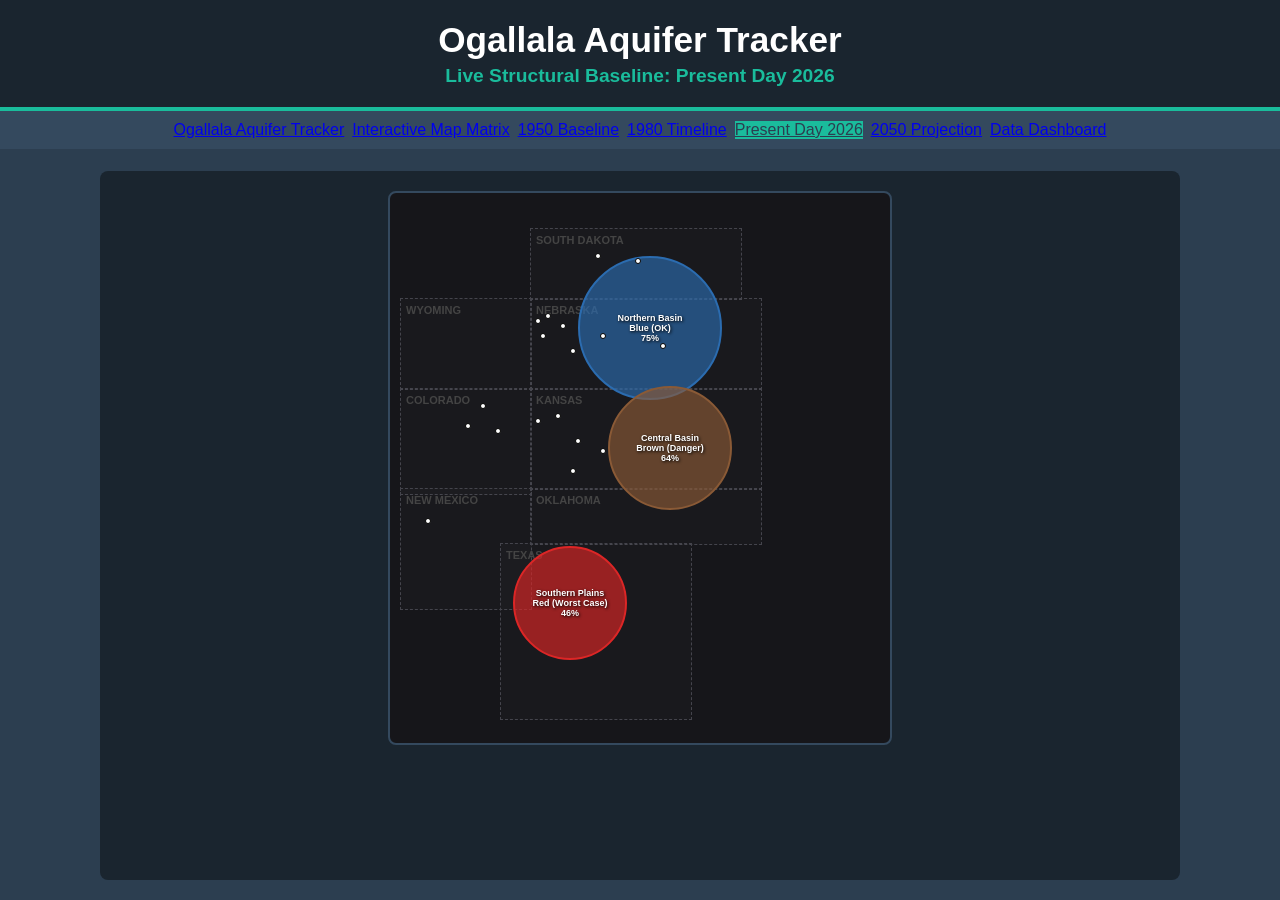
<file: present.html>
<!DOCTYPE html>
<html lang="en">
<head>
    <meta charset="utf-8">
    <meta name="viewport" content="width=device-width, initial-scale=1.0">
    <title>Present Day 2026 - Ogallala Aquifer Tracker</title>
    <style>
        body { background-color: #2c3e50 !important; color: #ffffff !important; font-family: Arial, sans-serif; margin: 0; padding: 0; min-height: 100vh; display: flex; flex-direction: column; }
        header { background-color: #1a252f; padding: 20px; text-align: center; border-bottom: 4px solid #1abc9c; flex-shrink: 0; }
        h1 { margin: 0; font-size: 2.2rem; color: #ffffff; }
        h2 { margin: 5px 0 0 0; color: #1abc9c; font-size: 1.2rem; }
        
        nav { background-color: #34495e; padding: 10px; display: flex; justify-content: center; flex-wrap: wrap; gap: 8px; border-bottom: 2px solid #2c3e50; flex-shrink: 0; }
        nav a { color: #ffffff; text-decoration: none; padding: 10px 16px; background-color: #2c3e50; border: 2px solid #1abc9c; border-radius: 5px; font-weight: bold; font-size: 13px; }
        nav a:hover { background-color: #1abc9c; color: #2c3e50; }
        
        .main-flex-row { flex: 1; display: flex; flex-wrap: wrap; justify-content: center; align-items: flex-start; padding: 20px; gap: 20px; box-sizing: border-box; background-color: #1a252f; max-width: 1080px; margin: 20px auto; border-radius: 8px; width: 95%; }
        
        #map-viewport { width: 500px; height: 550px; background-color: #16161a; border: 2px solid #34495e; border-radius: 8px; position: relative; overflow: hidden; flex-shrink: 0; }
        .map-grid { position: absolute; width: 500px; height: 500px; top: 25px; left: 0; }
        .state { position: absolute; border: 1px dashed #44444c; background: rgba(255,255,255,0.01); color: #444; font-size: 11px; font-weight: bold; padding: 5px; pointer-events: none; }
        
        .health-circle { position: absolute; transform: translate(-50%, -50%); border-radius: 50%; z-index: 5; pointer-events: none; }
        .circle-label { position: absolute; top: 50%; left: 50%; transform: translate(-50%, -50%); font-size: 9px; font-weight: bold; color: #ffffff; text-shadow: 1px 1px 3px #000; text-align: center; white-space: nowrap; }
        
        /* DATA CENTER INTERACTIVE BUTTON PIN */
        .dc-pin { position: absolute; width: 14px; height: 14px; background-color: #ef4444; border: 2px solid white; border-radius: 50%; transform: translate(-50%, -50%); cursor: pointer; z-index: 30; box-shadow: 0 0 10px #ef4444; transition: all 0.2s; }
        .dc-pin:hover { background-color: #ffff00; scale: 1.3; }
        
        /* SIDE CROSS SECTION SIMULATOR HUD */
        .hud-panel { width: 480px; background-color: #1a252f; border: 2px solid #34495e; border-radius: 8px; padding: 20px; box-sizing: border-box; flex-shrink: 0; border-top: 4px solid #ef4444; }
        .cone-visualizer { width: 100%; height: 160px; background-color: #111827; border: 1px solid #374151; border-radius: 6px; margin: 15px 0; position: relative; overflow: hidden; }
        .water-line { position: absolute; left: 0; width: 100%; height: 2px; background-color: #3b82f6; top: 50px; }
        
        .metric-row { border-bottom: 1px solid #34495e; padding: 7px 0; display: flex; justify-content: space-between; font-size: 0.9rem; }
        .metric-row:last-child { border-bottom: none; }
    </style>
</head>
<body>

    <!-- TOP HEADER -->
    <div style="background-color: #1a252f; padding: 20px; text-align: center; border-bottom: 4px solid #1abc9c; flex-shrink: 0;">
        <h1 style="margin: 0; font-size: 2.2rem; color: #ffffff;">Ogallala Aquifer Tracker</h1>
        <h2 style="margin: 5px 0 0 0; color: #1abc9c; font-size: 1.2rem;">Live Structural Baseline: Present Day 2026</h2>
    </div>

    <!-- CHRONOLOGICAL NAV BAR -->
    <div style="background-color: #34495e; padding: 10px; display: flex; justify-content: center; flex-wrap: wrap; gap: 8px; border-bottom: 2px solid #2c3e50; flex-shrink: 0;">
        <a href="index.html">Ogallala Aquifer Tracker</a>
        <a href="map.html">Interactive Map Matrix</a>
        <a href="timeline-1950.html">1950 Baseline</a>
        <a href="timeline-1980.html">1980 Timeline</a>
        <a href="present.html" style="background-color: #1abc9c; color: #2c3e50;">Present Day 2026</a>
        <a href="timeline-projection.html">2050 Projection</a>
        <a href="dashboard.html">Data Dashboard</a>
    </div>

    <div class="main-flex-row">
        
        <!-- LEFT: GEOGRAPHIC SPATIAL MATRIX -->
        <div id="map-viewport">
            <div class="map-grid">
                <!-- State Layout Outlines -->
                <div class="state" style="top: 10px; left: 140px; width: 200px; height: 60px;">SOUTH DAKOTA</div>
                <div class="state" style="top: 80px; left: 10px; width: 120px; height: 80px;">WYOMING</div>
                <div class="state" style="top: 80px; left: 140px; width: 220px; height: 80px;">NEBRASKA</div>
                <div class="state" style="top: 170px; left: 10px; width: 120px; height: 95px;">COLORADO</div>
                <div class="state" style="top: 170px; left: 140px; width: 220px; height: 90px;">KANSAS</div>
                <div class="state" style="top: 270px; left: 10px; width: 120px; height: 110px;">NEW MEXICO</div>
                <div class="state" style="top: 270px; left: 140px; width: 220px; height: 45px;">OKLAHOMA</div>
                <div class="state" style="top: 325px; left: 110px; width: 180px; height: 165px;">TEXAS</div>
                
                <!-- 3 Large Isolated Aquifer Rings (NO OVERLAP) -->
                <div class="health-circle" style="top: 110px; left: 260px; width: 140px; height: 140px; background-color: rgba(43,108,176,0.65); border: 2px solid #2b6cb0;">
                    <div class="circle-label">Northern Basin<br>Blue (OK)<br>75%</div>
                </div>
                <div class="health-circle" style="top: 230px; left: 280px; width: 120px; height: 120px; background-color: rgba(138,90,54,0.65); border: 2px solid #8a5a36;">
                    <div class="circle-label">Central Basin<br>Brown (Danger)<br>64%</div>
                </div>
                <div class="health-circle" style="top: 385px; left: 180px; width: 110px; height: 110px; background-color: rgba(220,38,38,0.65); border: 2px solid #dc2626;">
                    <div class="circle-label">Southern Plains<br>Red (Worst Case)<br>46%</div>
                </div>

                <!-- 28 Full True Complement Communities Underneath -->
                <div style="position: absolute; width: 100%; height: 100%; top: 0; left: 0; z-index: 10; pointer-events: none;">
                    <!-- Northern Zone -->
                    <div style="position: absolute; width: 4px; height: 4px; background: #fff; border: 1px solid #000; border-radius: 50%; top: 105px; left: 170px;"></div>
                    <div style="position: absolute; width: 4px; height: 4px; background: #fff; border: 1px solid #000; border-radius: 50%; top: 125px; left: 270px;"></div>
                    <div style="position: absolute; width: 4px; height: 4px; background: #fff; border: 1px solid #000; border-radius: 50%; top: 115px; left: 210px;"></div>
                    <div style="position: absolute; width: 4px; height: 4px; background: #fff; border: 1px solid #000; border-radius: 50%; top: 130px; left: 180px;"></div>
                    <div style="position: absolute; width: 4px; height: 4px; background: #fff; border: 1px solid #000; border-radius: 50%; top: 100px; left: 145px;"></div>
                    <div style="position: absolute; width: 4px; height: 4px; background: #fff; border: 1px solid #000; border-radius: 50%; top: 35px; left: 205px;"></div>
                    <div style="position: absolute; width: 4px; height: 4px; background: #fff; border: 1px solid #000; border-radius: 50%; top: 40px; left: 245px;"></div>
                    <div style="position: absolute; width: 4px; height: 4px; background: #fff; border: 1px solid #000; border-radius: 50%; top: 95px; left: 155px;"></div>
                    <div style="position: absolute; width: 4px; height: 4px; background: #fff; border: 1px solid #000; border-radius: 50%; top: 115px; left: 150px;"></div>
                    <div style="position: absolute; width: 4px; height: 4px; background: #fff; border: 1px solid #000; border-radius: 50%; top: 185px; left: 90px;"></div>
                    <!-- Central Zone -->
                    <div style="position: absolute; width: 4px; height: 4px; background: #fff; border: 1px solid #000; border-radius: 50%; top: 220px; left: 185px;"></div>
                    <div style="position: absolute; width: 4px; height: 4px; background: #fff; border: 1px solid #000; border-radius: 50%; top: 195px; left: 165px;"></div>
                    <div style="position: absolute; width: 4px; height: 4px; background: #fff; border: 1px solid #000; border-radius: 50%; top: 230px; left: 210px;"></div>
                    <div style="position: absolute; width: 4px; height: 4px; background: #fff; border: 1px solid #000; border-radius: 50%; top: 200px; left: 145px;"></div>
                    <div style="position: absolute; width: 4px; height: 4px; background: #fff; border: 1px solid #000; border-radius: 50%; top: 250px; left: 180px;"></div>
                    <div style="position: absolute; width: 4px; height: 4px; background: #fff; border: 1px solid #000; border-radius: 50%; top: 205px; left: 75px;"></div>
                    <div style="position: absolute; width: 4px; height: 4px; background: #fff; border: 1px solid #000; border-radius: 50%; top: 210px; left: 105px;"></div>
                    <div style="position: absolute; width: 4px; height: 4px; background: #fff; border: 1px solid #000; border-radius: 50%; top: 300px; left: 35px;"></div>
                    <!-- Southern Zone -->
</file>
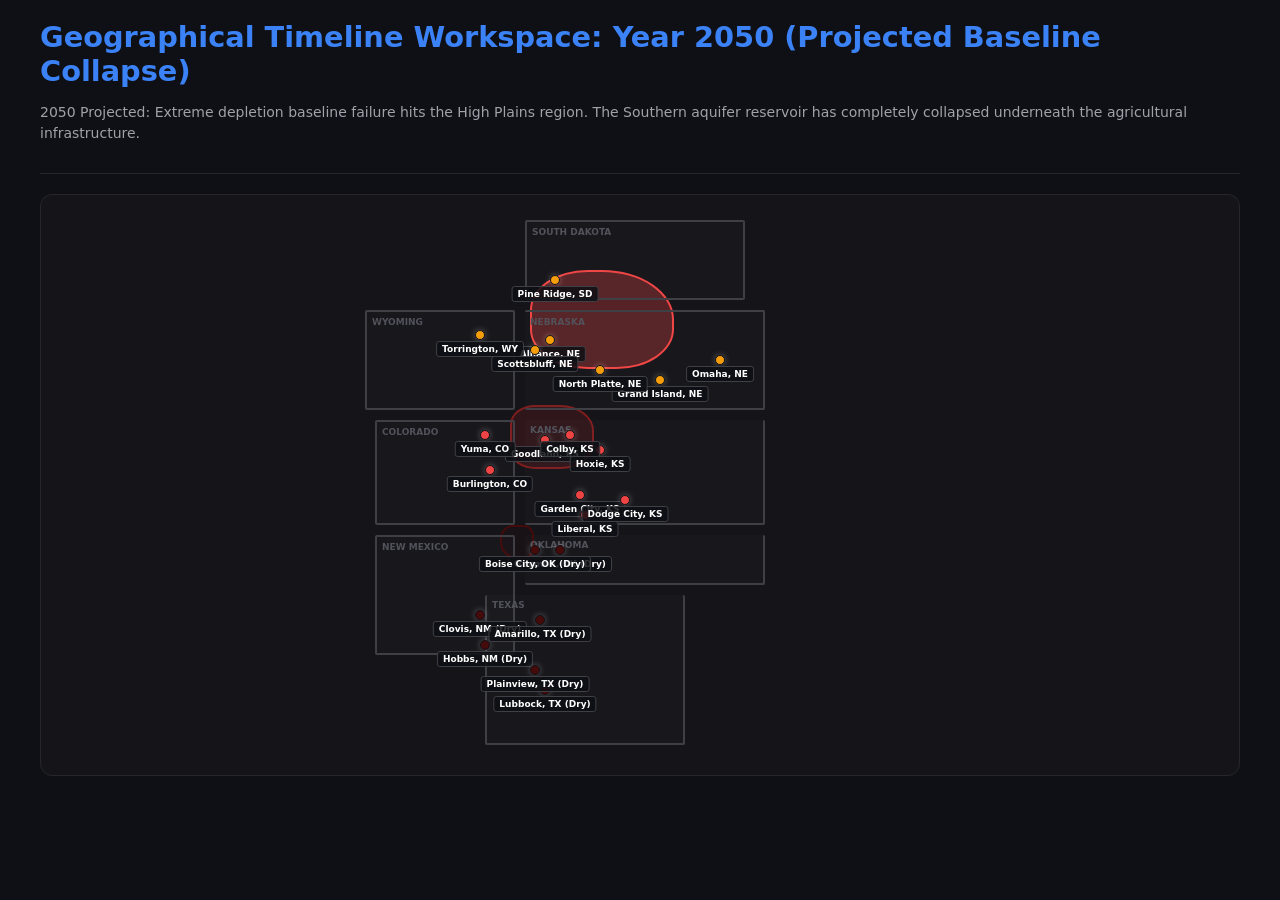
<file: projection.html>
<!DOCTYPE html>
<html lang="en">
<head>
    <meta charset="UTF-8">
    <meta name="viewport" content="width=device-width, initial-scale=1.0">
    <title>Ogallala Aquifer Detailed Impact Dashboard - 2050 Projections</title>
    
    <style>
        body { margin: 0; padding: 20px; background-color: #0f1015; color: #ffffff; font-family: system-ui, sans-serif; }
        .container { max-width: 1200px; margin: 0 auto; }
        header { border-bottom: 1px solid #27272a; padding-bottom: 15px; margin-bottom: 20px; }
        h2 { color: #3b82f6; margin: 0; font-size: 1.8rem; }
        p { color: #a1a1aa; min-height: 40px; line-height: 1.5; font-size: 14px; }
        #wrapper { display: flex; gap: 20px; }
        #map-canvas { height: 580px; flex: 1; border-radius: 12px; background: #141419; position: relative; overflow: hidden; border: 1px solid #27272a; }
        #impact-panel { width: 340px; height: 580px; background: #111116; border: 1px solid #27272a; border-radius: 12px; padding: 20px; box-sizing: border-box; }
        .panel-title { color: #ef4444; font-weight: bold; margin-bottom: 12px; font-size: 1.1rem; border-bottom: 1px solid #27272a; padding-bottom: 8px;}
        .impact-stat { background: rgba(255,255,255,0.02); padding: 12px; border-radius: 8px; margin: 8px 0; border-left: 4px solid #ef4444; }
        .map-grid { position: absolute; width: 550px; height: 530px; top: 25px; left: 50%; transform: translateX(-50%); }
        .state-outline { position: absolute; border: 2px solid #3f3f46; background-color: rgba(255,255,255,0.01); color: #52525b; font-size: 9px; font-weight: bold; padding: 5px; border-radius: 2px; box-sizing: border-box; display: flex; z-index: 5; }
        #SD { top: 0px; left: 160px; width: 220px; height: 80px; }
        #WY { top: 90px; left: 0px; width: 150px; height: 100px; }
        #NE { top: 90px; left: 160px; width: 240px; height: 100px; border-left: none; }
        #CO { top: 200px; left: 10px; width: 140px; height: 105px; }
        #KS { top: 200px; left: 160px; width: 240px; height: 105px; border-left: none; border-top: none; }
        #NM { top: 315px; left: 10px; width: 140px; height: 120px; }
        #OK { top: 315px; left: 160px; width: 240px; height: 50px; border-left: none; border-top: none; }
        #TX { top: 375px; left: 120px; width: 200px; height: 150px; border-top: none; }
        .aquifer-basin-formation { position: absolute; pointer-events: none; z-index: 3; border: 2px solid rgba(239, 68, 68, 0.4); }
        #north-basin { top: 50px; left: 165px; width: 140px; height: 95px; border-radius: 40% 50% 40% 40%; background-color: rgba(239, 68, 68, 0.3); border-color: #ef4444; }
        #central-basin { top: 185px; left: 145px; width: 80px; height: 60px; border-radius: 30% 40% 40% 30%; background-color: rgba(127, 29, 29, 0.25); border-color: #7f1d1d; }
        #south-basin { top: 305px; left: 135px; width: 30px; height: 30px; border-radius: 40% 30% 30% 50%; background-color: rgba(69, 10, 10, 0.1); border-color: #450a0a; }
        .controls { margin-top: 25px; display: flex; gap: 15px; justify-content: center; }
        .time-link { background-color: #1e1e24; color: #a1a1aa; border: 1px solid #3f3f46; padding: 12px 24px; font-weight: bold; font-size: 14px; border-radius: 6px; text-decoration: none; display: inline-block; transition: all 0.2s ease; }
        .time-link:hover { background-color: #27272a; color: #ffffff; }
        .active-btn { background-color: #3b82f6 !important; color: #ffffff !important; border-color: #3b82f6 !important; }
        .community-dot { width: 8px; height: 8px; border-radius: 50%; position: absolute; z-index: 25; border: 1px solid #111116; box-shadow: 0 0 6px rgba(255,255,255,0.3); }
        .community-text { position: absolute; top: 10px; left: 50%; transform: translateX(-50%); color: #ffffff; font-size: 9px; font-weight: bold; white-space: nowrap; background: rgba(15,16,21,0.85); padding: 2px 5px; border-radius: 3px; border: 1px solid #3f3f46; }
        .dc-node { width: 14px; height: 14px; background-color: #ef4444; border: 2px solid white; border-radius: 50%; position: absolute; z-index: 30; animation: pulse 1.8s infinite ease-in-out; cursor: pointer; }
        .node-label { position: absolute; top: -20px; left: 50%; transform: translateX(-50%); background: #111116; border: 1px solid #ef4444; padding: 2px 8px; border-radius: 4px; font-size: 11px; white-space: nowrap; color: #fff; font-weight: bold; }
        @keyframes pulse { 0% { transform: scale(1); box-shadow: 0 0 0 0 rgba(239, 68, 68, 0.7); } 70% { transform: scale(1.1); box-shadow: 0 0 0 12px rgba(239, 68, 68, 0); } 100% { transform: scale(1); box-shadow: 0 0 0 0 rgba(239, 68, 68, 0); } }
    </style>
</head>
<body>
<div class="container">
    <header>
        <h2>Geographical Timeline Workspace: Year 2050 (Projected Baseline Collapse)</h2>
        <p>2050 Projected: Extreme depletion baseline failure hits the High Plains region. The Southern aquifer reservoir has completely collapsed underneath the agricultural infrastructure.</p>
    </header>
    <div id="wrapper">
        <div id="map-canvas">
            <div class="map-grid">
                <div class="state-outline" id="SD">SOUTH DAKOTA</div>
                <div class="state-outline" id="WY">WYOMING</div>
                <div class="state-outline" id="NE">NEBRASKA</div>
                <div class="state-outline" id="CO">COLORADO</div>
                <div class="state-outline" id="KS">KANSAS</div>
                <div class="state-outline" id="NM">NEW MEXICO</div>
                <div class="state-outline" id="OK">OKLAHOMA</div>
                <div class="state-outline" id="TX">TEXAS</div>
                <div class="aquifer-basin-formation" id="north-basin"></div>
                <div class="aquifer-basin-formation" id="central-basin"></div>
                <div class="aquifer-basin-formation" id="south-basin"></div>
                <div id="elements-overlay">
                    <!-- Nebraska Well Networks -->
                    <div class="community-dot" style="top:115px; left:180px; background-color:#f59e0b;"><div class="community-text">Alliance, NE</div></div>
                    <div class="community-dot" style="top:135px; left:350px; background-color:#f59e0b;"><div class="community-text">Omaha, NE</div></div>
                    <div class="community-dot" style="top:155px; left:290px; background-color:#f59e0b;"><div class="community-text">Grand Island, NE</div></div>
                    <div class="community-dot" style="top:145px; left:230px; background-color:#f59e0b;"><div class="community-text">North Platte, NE</div></div>
                    <div class="community-dot" style="top:125px; left:165px; background-color:#f59e0b;"><div class="community-text">Scottsbluff, NE</div></div>
                    <!-- South Dakota Sector -->
                    <div class="community-dot" style="top:55px; left:185px; background-color:#f59e0b;"><div class="community-text">Pine Ridge, SD</div></div>
                    <!-- Wyoming Sector -->
                    <div class="community-dot" style="top:110px; left:110px; background-color:#f59e0b;"><div class="community-text">Torrington, WY</div></div>
                    <!-- Kansas Well Networks -->
                    <div class="community-dot" style="top:215px; left:175px; background-color:#ef4444;"><div class="community-text">Goodland, KS</div></div>
                    <div class="community-dot" style="top:225px; left:230px; background-color:#ef4444;"><div class="community-text">Hoxie, KS</div></div>
                    <div class="community-dot" style="top:210px; left:200px; background-color:#ef4444;"><div class="community-text">Colby, KS</div></div>
                    <div class="community-dot" style="top:270px; left:210px; background-color:#ef4444;"><div class="community-text">Garden City, KS</div></div>
                    <div class="community-dot" style="top:290px; left:215px; background-color:#ef4444;"><div class="community-text">Liberal, KS</div></div>
                    <div class="community-dot" style="top:275px; left:255px; background-color:#ef4444;"><div class="community-text">Dodge City, KS</div></div>
                    <!-- Colorado Sector -->
                    <div class="community-dot" style="top:210px; left:115px; background-color:#ef4444;"><div class="community-text">Yuma, CO</div></div>
                    <div class="community-dot" style="top:245px; left:120px; background-color:#ef4444;"><div class="community-text">Burlington, CO</div></div>
                    <!-- Oklahoma Panhandle Networks -->
                    <div class="community-dot" style="top:325px; left:190px; background-color:#450a0a;"><div class="community-text">Guymon, OK (Dry)</div></div>
                    <div class="community-dot" style="top:325px; left:165px; background-color:#450a0a;"><div class="community-text">Boise City, OK (Dry)</div></div>
                    <!-- New Mexico Sector -->
                    <div class="community-dot" style="top:390px; left:110px; background-color:#450a0a;"><div class="community-text">Clovis, NM (Dry)</div></div>
                    <div class="community-dot" style="top:420px; left:115px; background-color:#450a0a;"><div class="community-text">Hobbs, NM (Dry)</div></div>
                    <!-- Texas Panhandle Networks -->
                    <div class="community-dot" style="top:465px; left:175px; background-color:#450a0a;"><div class="community-text">Lubbock, TX (Dry)</div></div>
                    <div class="community-dot" style="top:445px; left:165px; background-color:#450a0a;"><div class="community-text">Plainview, TX (Dry)</div></div>
                    <div class="community-dot" style="top:395px; left:170px; background-color:#450a0a;"><div class="community-text">Amarillo, TX (Dry)</div></div>
</file>
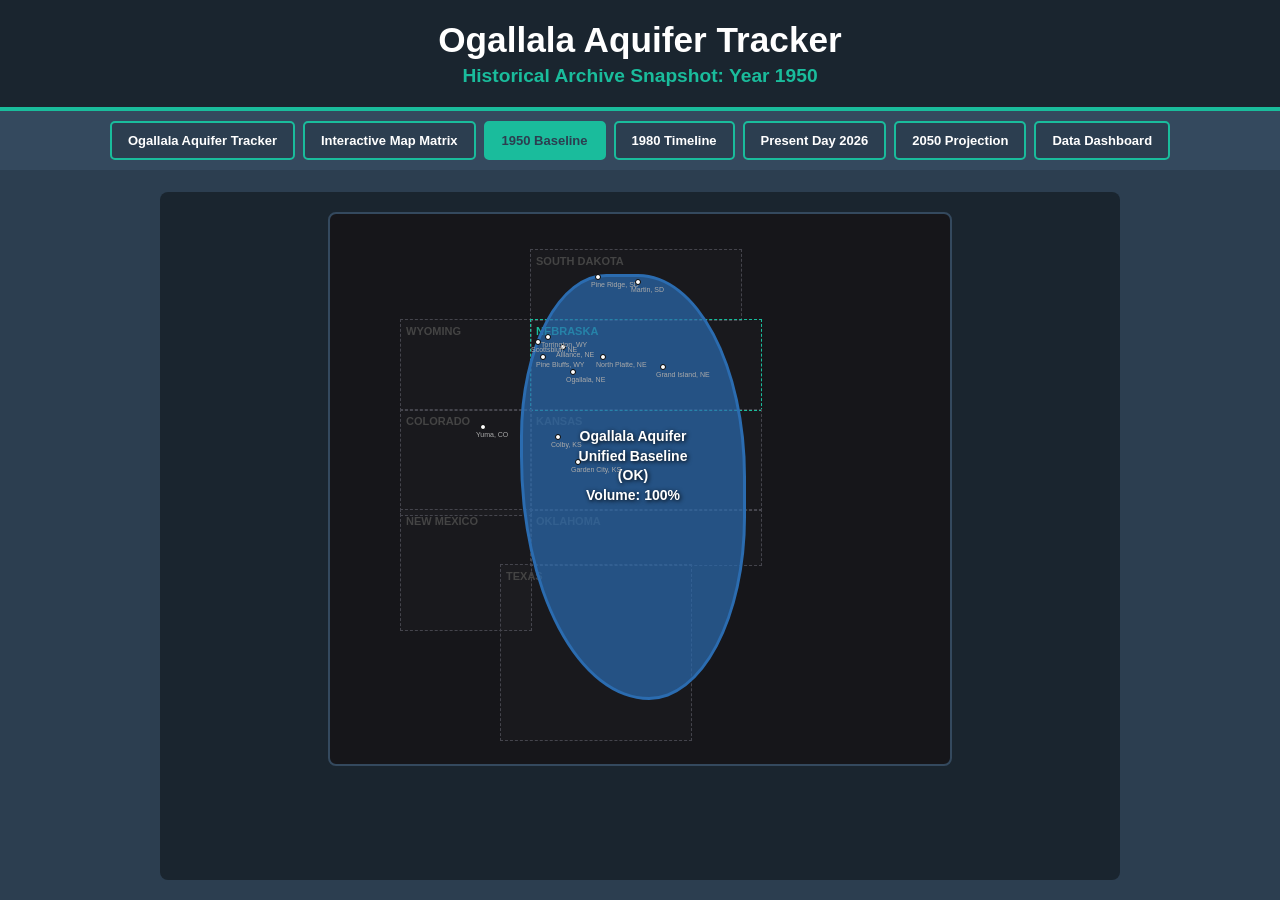
<file: timeline-1950.html>
<!DOCTYPE html>
<html lang="en">
<head>
    <meta charset="utf-8">
    <meta name="viewport" content="width=device-width, initial-scale=1.0">
    <title>1950 Baseline - Ogallala Aquifer Tracker</title>
</head>
<body style="background-color: #2c3e50; color: #ffffff; font-family: Arial, sans-serif; margin: 0; padding: 0; min-height: 100vh; display: flex; flex-direction: column;">

    <!-- TOP HEADER -->
    <div style="background-color: #1a252f; padding: 20px; text-align: center; border-bottom: 4px solid #1abc9c; flex-shrink: 0;">
        <h1 style="margin: 0; font-size: 2.2rem; color: #ffffff;">Ogallala Aquifer Tracker</h1>
        <h2 style="margin: 5px 0 0 0; color: #1abc9c; font-size: 1.2rem;">Historical Archive Snapshot: Year 1950</h2>
    </div>

    <!-- SYNCHRONIZED CHRONOLOGICAL NAV BAR -->
    <div style="background-color: #34495e; padding: 10px; display: flex; justify-content: center; flex-wrap: wrap; gap: 8px; border-bottom: 2px solid #2c3e50; flex-shrink: 0;">
        <a href="index.html" style="color: #ffffff; text-decoration: none; padding: 10px 16px; background-color: #2c3e50; border: 2px solid #1abc9c; border-radius: 5px; font-weight: bold; font-size: 13px;">Ogallala Aquifer Tracker</a>
        <a href="map.html" style="color: #ffffff; text-decoration: none; padding: 10px 16px; background-color: #2c3e50; border: 2px solid #1abc9c; border-radius: 5px; font-weight: bold; font-size: 13px;">Interactive Map Matrix</a>
        <a href="timeline-1950.html" style="color: #2c3e50; text-decoration: none; padding: 10px 16px; background-color: #1abc9c; border: 2px solid #1abc9c; border-radius: 5px; font-weight: bold; font-size: 13px;">1950 Baseline</a>
        <a href="timeline-1980.html" style="color: #ffffff; text-decoration: none; padding: 10px 16px; background-color: #2c3e50; border: 2px solid #1abc9c; border-radius: 5px; font-weight: bold; font-size: 13px;">1980 Timeline</a>
        <a href="present.html" style="color: #ffffff; text-decoration: none; padding: 10px 16px; background-color: #2c3e50; border: 2px solid #1abc9c; border-radius: 5px; font-weight: bold; font-size: 13px;">Present Day 2026</a>
        <a href="timeline-projection.html" style="color: #ffffff; text-decoration: none; padding: 10px 16px; background-color: #2c3e50; border: 2px solid #1abc9c; border-radius: 5px; font-weight: bold; font-size: 13px;">2050 Projection</a>
        <a href="dashboard.html" style="color: #ffffff; text-decoration: none; padding: 10px 16px; background-color: #2c3e50; border: 2px solid #1abc9c; border-radius: 5px; font-weight: bold; font-size: 13px;">Data Dashboard</a>
    </div>

    <!-- MAIN FIELD -->
    <div style="flex: 1; display: flex; flex-direction: column; align-items: center; justify-content: flex-start; padding: 20px; box-sizing: border-box; background-color: #1a252f; max-width: 960px; margin: 20px auto; border-radius: 8px; width: 95%;">
        
        <!-- FROZEN SNAPSHOT VIEWPORT BOX -->
        <div style="width: 100%; max-width: 620px; height: 550px; background-color: #16161a; border: 2px solid #34495e; border-radius: 8px; position: relative; overflow: hidden; margin-bottom: 20px; flex-shrink: 0;">
            <div style="position: absolute; width: 500px; height: 500px; top: 25px; left: 50%; transform: translateX(-50%);">
                
                <!-- Layer 1: 8 States Outlines -->
                <div style="position: absolute; border: 1px dashed #44444c; background: rgba(255,255,255,0.01); color: #444; font-size: 11px; font-weight: bold; padding: 5px; top: 10px; left: 140px; width: 200px; height: 60px;">SOUTH DAKOTA</div>
                <div style="position: absolute; border: 1px dashed #44444c; background: rgba(255,255,255,0.01); color: #444; font-size: 11px; font-weight: bold; padding: 5px; top: 80px; left: 10px; width: 120px; height: 80px;">WYOMING</div>
                <div style="position: absolute; border: 1px dashed #1abc9c; background: rgba(255,255,255,0.01); color: #1abc9c; font-size: 11px; font-weight: bold; padding: 5px; top: 80px; left: 140px; width: 220px; height: 80px;">NEBRASKA</div>
                <div style="position: absolute; border: 1px dashed #44444c; background: rgba(255,255,255,0.01); color: #444; font-size: 11px; font-weight: bold; padding: 5px; top: 170px; left: 10px; width: 120px; height: 95px;">COLORADO</div>
                <div style="position: absolute; border: 1px dashed #44444c; background: rgba(255,255,255,0.01); color: #444; font-size: 11px; font-weight: bold; padding: 5px; top: 170px; left: 140px; width: 220px; height: 90px;">KANSAS</div>
                <div style="position: absolute; border: 1px dashed #44444c; background: rgba(255,255,255,0.01); color: #444; font-size: 11px; font-weight: bold; padding: 5px; top: 270px; left: 10px; width: 120px; height: 110px;">NEW MEXICO</div>
                <div style="position: absolute; border: 1px dashed #44444c; background: rgba(255,255,255,0.01); color: #444; font-size: 11px; font-weight: bold; padding: 5px; top: 270px; left: 140px; width: 220px; height: 45px;">OKLAHOMA</div>
                <div style="position: absolute; border: 1px dashed #44444c; background: rgba(255,255,255,0.01); color: #444; font-size: 11px; font-weight: bold; padding: 5px; top: 325px; left: 110px; width: 180px; height: 165px;">TEXAS</div>
                
                <!-- LAYER 2: ONE SINGLE UNIFIED MASSIVE CONTINUOUS BLUE AQUIFER FORMATION SHAPE -->
                <div style="position: absolute; top: 35px; left: 130px; width: 220px; height: 420px; background-color: rgba(43,108,176,0.7); border: 3px solid #2b6cb0; border-radius: 40% 50% 45% 60%; z-index: 4; pointer-events: none;">
                    <div style="position: absolute; top: 45%; left: 50%; transform: translate(-50%, -50%); font-size: 14px; font-weight: bold; color: #fff; text-shadow: 1px 1px 4px #000; text-align: center; line-height: 1.4;">Ogallala Aquifer<br>Unified Baseline (OK)<br>Volume: 100%</div>
                </div>

                <!-- LAYER 3: THE 28 TRUE COMPLEMENT COMMUNITIES MATRIX (NO CHEYENNE OUTSIDE ACCORD) -->
                <div style="position: absolute; width: 100%; height: 100%; top: 0; left: 0; z-index: 10; pointer-events: none;">
                    <!-- Northern Zone (10 Nodes) -->
                    <div style="position: absolute; width: 4px; height: 4px; background: #ffffff; border: 1px solid #000; border-radius: 50%; top: 105px; left: 170px;"><span style="position: absolute; top: 6px; left: -5px; font-size: 7px; color: #aaa; white-space: nowrap;">Alliance, NE</span></div>
                    <div style="position: absolute; width: 4px; height: 4px; background: #ffffff; border: 1px solid #000; border-radius: 50%; top: 125px; left: 270px;"><span style="position: absolute; top: 6px; left: -5px; font-size: 7px; color: #aaa; white-space: nowrap;">Grand Island, NE</span></div>
                    <div style="position: absolute; width: 4px; height: 4px; background: #ffffff; border: 1px solid #000; border-radius: 50%; top: 115px; left: 210px;"><span style="position: absolute; top: 6px; left: -5px; font-size: 7px; color: #aaa; white-space: nowrap;">North Platte, NE</span></div>
                    <div style="position: absolute; width: 4px; height: 4px; background: #ffffff; border: 1px solid #000; border-radius: 50%; top: 130px; left: 180px;"><span style="position: absolute; top: 6px; left: -5px; font-size: 7px; color: #aaa; white-space: nowrap;">Ogallala, NE</span></div>
                    <div style="position: absolute; width: 4px; height: 4px; background: #ffffff; border: 1px solid #000; border-radius: 50%; top: 100px; left: 145px;"><span style="position: absolute; top: 6px; left: -5px; font-size: 7px; color: #aaa; white-space: nowrap;">Scottsbluff, NE</span></div>
                    <div style="position: absolute; width: 4px; height: 4px; background: #ffffff; border: 1px solid #000; border-radius: 50%; top: 35px; left: 205px;"><span style="position: absolute; top: 6px; left: -5px; font-size: 7px; color: #aaa; white-space: nowrap;">Pine Ridge, SD</span></div>
                    <div style="position: absolute; width: 4px; height: 4px; background: #ffffff; border: 1px solid #000; border-radius: 50%; top: 40px; left: 245px;"><span style="position: absolute; top: 6px; left: -5px; font-size: 7px; color: #aaa; white-space: nowrap;">Martin, SD</span></div>
                    <div style="position: absolute; width: 4px; height: 4px; background: #ffffff; border: 1px solid #000; border-radius: 50%; top: 95px; left: 155px;"><span style="position: absolute; top: 6px; left: -5px; font-size: 7px; color: #aaa; white-space: nowrap;">Torrington, WY</span></div>
                    <div style="position: absolute; width: 4px; height: 4px; background: #ffffff; border: 1px solid #000; border-radius: 50%; top: 115px; left: 150px;"><span style="position: absolute; top: 6px; left: -5px; font-size: 7px; color: #aaa; white-space: nowrap;">Pine Bluffs, WY</span></div>
                    <div style="position: absolute; width: 4px; height: 4px; background: #ffffff; border: 1px solid #000; border-radius: 50%; top: 185px; left: 90px;"><span style="position: absolute; top: 6px; left: -5px; font-size: 7px; color: #aaa; white-space: nowrap;">Yuma, CO</span></div>
                    
                    <!-- Central Zone (8 Nodes) -->
                    <div style="position: absolute; width: 4px; height: 4px; background: #ffffff; border: 1px solid #000; border-radius: 50%; top: 220px; left: 185px;"><span style="position: absolute; top: 6px; left: -5px; font-size: 7px; color: #aaa; white-space: nowrap;">Garden City, KS</span></div>
                    <div style="position: absolute; width: 4px; height: 4px; background: #ffffff; border: 1px solid #000; border-radius: 50%; top: 195px; left: 165px;"><span style="position: absolute; top: 6px; left: -5px; font-size: 7px; color: #aaa; white-space: nowrap;">Colby, KS</span></div>
</file>
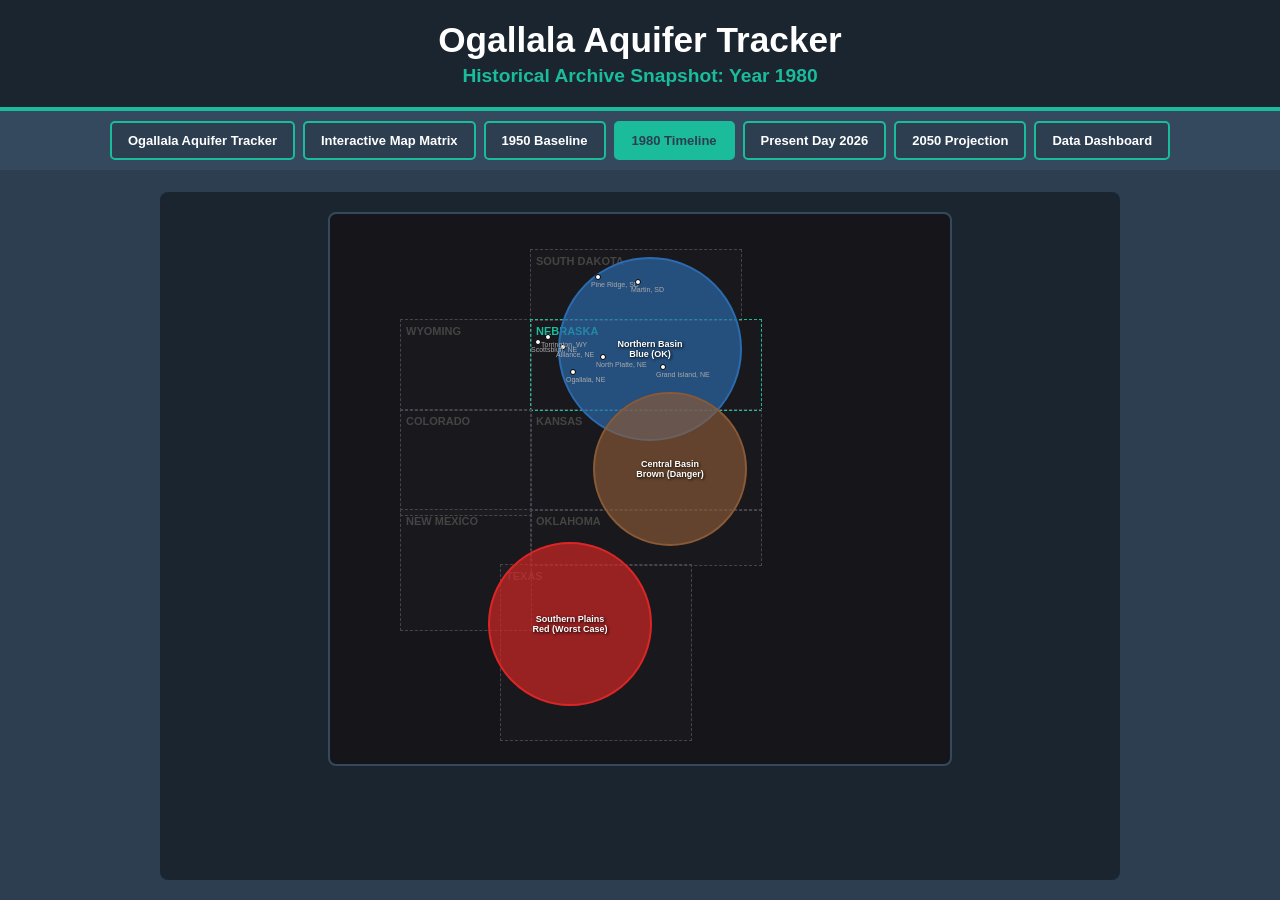
<file: timeline-1980.html>
<!DOCTYPE html>
<html lang="en">
<head>
    <meta charset="utf-8">
    <meta name="viewport" content="width=device-width, initial-scale=1.0">
    <title>1980 Timeline - Ogallala Aquifer Tracker</title>
</head>
<body style="background-color: #2c3e50; color: #ffffff; font-family: Arial, sans-serif; margin: 0; padding: 0; min-height: 100vh; display: flex; flex-direction: column;">

    <!-- TOP HEADER -->
    <div style="background-color: #1a252f; padding: 20px; text-align: center; border-bottom: 4px solid #1abc9c; flex-shrink: 0;">
        <h1 style="margin: 0; font-size: 2.2rem; color: #ffffff;">Ogallala Aquifer Tracker</h1>
        <h2 style="margin: 5px 0 0 0; color: #1abc9c; font-size: 1.2rem;">Historical Archive Snapshot: Year 1980</h2>
    </div>

    <!-- SYNCHRONIZED CHRONOLOGICAL NAV BAR -->
    <div style="background-color: #34495e; padding: 10px; display: flex; justify-content: center; flex-wrap: wrap; gap: 8px; border-bottom: 2px solid #2c3e50; flex-shrink: 0;">
        <a href="index.html" style="color: #ffffff; text-decoration: none; padding: 10px 16px; background-color: #2c3e50; border: 2px solid #1abc9c; border-radius: 5px; font-weight: bold; font-size: 13px;">Ogallala Aquifer Tracker</a>
        <a href="map.html" style="color: #ffffff; text-decoration: none; padding: 10px 16px; background-color: #2c3e50; border: 2px solid #1abc9c; border-radius: 5px; font-weight: bold; font-size: 13px;">Interactive Map Matrix</a>
        <a href="timeline-1950.html" style="color: #ffffff; text-decoration: none; padding: 10px 16px; background-color: #2c3e50; border: 2px solid #1abc9c; border-radius: 5px; font-weight: bold; font-size: 13px;">1950 Baseline</a>
        <a href="timeline-1980.html" style="color: #2c3e50; text-decoration: none; padding: 10px 16px; background-color: #1abc9c; border: 2px solid #1abc9c; border-radius: 5px; font-weight: bold; font-size: 13px;">1980 Timeline</a>
        <a href="present.html" style="color: #ffffff; text-decoration: none; padding: 10px 16px; background-color: #2c3e50; border: 2px solid #1abc9c; border-radius: 5px; font-weight: bold; font-size: 13px;">Present Day 2026</a>
        <a href="timeline-projection.html" style="color: #ffffff; text-decoration: none; padding: 10px 16px; background-color: #2c3e50; border: 2px solid #1abc9c; border-radius: 5px; font-weight: bold; font-size: 13px;">2050 Projection</a>
        <a href="dashboard.html" style="color: #ffffff; text-decoration: none; padding: 10px 16px; background-color: #2c3e50; border: 2px solid #1abc9c; border-radius: 5px; font-weight: bold; font-size: 13px;">Data Dashboard</a>
    </div>

    <!-- MAIN FIELD -->
    <div style="flex: 1; display: flex; flex-direction: column; align-items: center; justify-content: flex-start; padding: 20px; box-sizing: border-box; background-color: #1a252f; max-width: 960px; margin: 20px auto; border-radius: 8px; width: 95%;">
        
        <!-- FROZEN SNAPSHOT VIEWPORT BOX -->
        <div style="width: 100%; max-width: 620px; height: 550px; background-color: #16161a; border: 2px solid #34495e; border-radius: 8px; position: relative; overflow: hidden; margin-bottom: 20px; flex-shrink: 0;">
            <div style="position: absolute; width: 500px; height: 500px; top: 25px; left: 50%; transform: translateX(-50%);">
                
                <!-- Layer 1: 8 States Outlines -->
                <div style="position: absolute; border: 1px dashed #44444c; background: rgba(255,255,255,0.01); color: #444; font-size: 11px; font-weight: bold; padding: 5px; top: 10px; left: 140px; width: 200px; height: 60px;">SOUTH DAKOTA</div>
                <div style="position: absolute; border: 1px dashed #44444c; background: rgba(255,255,255,0.01); color: #444; font-size: 11px; font-weight: bold; padding: 5px; top: 80px; left: 10px; width: 120px; height: 80px;">WYOMING</div>
                <div style="position: absolute; border: 1px dashed #1abc9c; background: rgba(255,255,255,0.01); color: #1abc9c; font-size: 11px; font-weight: bold; padding: 5px; top: 80px; left: 140px; width: 220px; height: 80px;">NEBRASKA</div>
                <div style="position: absolute; border: 1px dashed #44444c; background: rgba(255,255,255,0.01); color: #444; font-size: 11px; font-weight: bold; padding: 5px; top: 170px; left: 10px; width: 120px; height: 95px;">COLORADO</div>
                <div style="position: absolute; border: 1px dashed #44444c; background: rgba(255,255,255,0.01); color: #444; font-size: 11px; font-weight: bold; padding: 5px; top: 170px; left: 140px; width: 220px; height: 90px;">KANSAS</div>
                <div style="position: absolute; border: 1px dashed #44444c; background: rgba(255,255,255,0.01); color: #444; font-size: 11px; font-weight: bold; padding: 5px; top: 270px; left: 10px; width: 120px; height: 110px;">NEW MEXICO</div>
                <div style="position: absolute; border: 1px dashed #44444c; background: rgba(255,255,255,0.01); color: #444; font-size: 11px; font-weight: bold; padding: 5px; top: 270px; left: 140px; width: 220px; height: 45px;">OKLAHOMA</div>
                <div style="position: absolute; border: 1px dashed #44444c; background: rgba(255,255,255,0.01); color: #444; font-size: 11px; font-weight: bold; padding: 5px; top: 325px; left: 110px; width: 180px; height: 165px;">TEXAS</div>
                
                <!-- LAYER 2: LARGE SPACIOUS HEALTH CIRCLES POSITIONED TO BLANKET CITIES WITH ZERO OVERLAP -->
                <!-- Northern Basin: Blue (OK) -->
                <div style="position: absolute; transform: translate(-50%, -50%); border-radius: 50%; top: 110px; left: 260px; width: 180px; height: 180px; background-color: rgba(43,108,176,0.65); border: 2px solid #2b6cb0; z-index: 5;">
                    <div style="position: absolute; top: 50%; left: 50%; transform: translate(-50%, -50%); font-size: 9px; font-weight: bold; color: #ffffff; text-shadow: 1px 1px 3px #000; text-align: center; white-space: nowrap;">Northern Basin<br>Blue (OK)</div>
                </div>
                <!-- Central Basin: Brown (Danger) -->
                <div style="position: absolute; transform: translate(-50%, -50%); border-radius: 50%; top: 230px; left: 280px; width: 150px; height: 150px; background-color: rgba(138,90,54,0.65); border: 2px solid #8a5a36; z-index: 5;">
                    <div style="position: absolute; top: 50%; left: 50%; transform: translate(-50%, -50%); font-size: 9px; font-weight: bold; color: #ffffff; text-shadow: 1px 1px 3px #000; text-align: center; white-space: nowrap;">Central Basin<br>Brown (Danger)</div>
                </div>
                <!-- Southern Plains: Red (Worst Case) -->
                <div style="position: absolute; transform: translate(-50%, -50%); border-radius: 50%; top: 385px; left: 180px; width: 160px; height: 160px; background-color: rgba(220,38,38,0.65); border: 2px solid #dc2626; z-index: 5;">
                    <div style="position: absolute; top: 50%; left: 50%; transform: translate(-50%, -50%); font-size: 9px; font-weight: bold; color: #ffffff; text-shadow: 1px 1px 3px #000; text-align: center; white-space: nowrap;">Southern Plains<br>Red (Worst Case)</div>
                </div>

                <!-- LAYER 3: COMPLETE COMPLEMENT OF 28 TRUE COMMUNITIES UNDERNEATH GRID FRAME -->
                <div style="position: absolute; width: 100%; height: 100%; top: 0; left: 0; z-index: 10; pointer-events: none;">
                    <!-- Northern Zone (10 Nodes) -->
                    <div style="position: absolute; width: 4px; height: 4px; background: #ffffff; border: 1px solid #000; border-radius: 50%; top: 105px; left: 170px;"><span style="position: absolute; top: 6px; left: -5px; font-size: 7px; color: #aaa; white-space: nowrap;">Alliance, NE</span></div>
                    <div style="position: absolute; width: 4px; height: 4px; background: #ffffff; border: 1px solid #000; border-radius: 50%; top: 125px; left: 270px;"><span style="position: absolute; top: 6px; left: -5px; font-size: 7px; color: #aaa; white-space: nowrap;">Grand Island, NE</span></div>
                    <div style="position: absolute; width: 4px; height: 4px; background: #ffffff; border: 1px solid #000; border-radius: 50%; top: 115px; left: 210px;"><span style="position: absolute; top: 6px; left: -5px; font-size: 7px; color: #aaa; white-space: nowrap;">North Platte, NE</span></div>
                    <div style="position: absolute; width: 4px; height: 4px; background: #ffffff; border: 1px solid #000; border-radius: 50%; top: 130px; left: 180px;"><span style="position: absolute; top: 6px; left: -5px; font-size: 7px; color: #aaa; white-space: nowrap;">Ogallala, NE</span></div>
                    <div style="position: absolute; width: 4px; height: 4px; background: #ffffff; border: 1px solid #000; border-radius: 50%; top: 100px; left: 145px;"><span style="position: absolute; top: 6px; left: -5px; font-size: 7px; color: #aaa; white-space: nowrap;">Scottsbluff, NE</span></div>
                    <div style="position: absolute; width: 4px; height: 4px; background: #ffffff; border: 1px solid #000; border-radius: 50%; top: 35px; left: 205px;"><span style="position: absolute; top: 6px; left: -5px; font-size: 7px; color: #aaa; white-space: nowrap;">Pine Ridge, SD</span></div>
                    <div style="position: absolute; width: 4px; height: 4px; background: #ffffff; border: 1px solid #000; border-radius: 50%; top: 40px; left: 245px;"><span style="position: absolute; top: 6px; left: -5px; font-size: 7px; color: #aaa; white-space: nowrap;">Martin, SD</span></div>
                    <div style="position: absolute; width: 4px; height: 4px; background: #ffffff; border: 1px solid #000; border-radius: 50%; top: 95px; left: 155px;"><span style="position: absolute; top: 6px; left: -5px; font-size: 7px; color: #aaa; white-space: nowrap;">Torrington, WY</span></div>
</file>
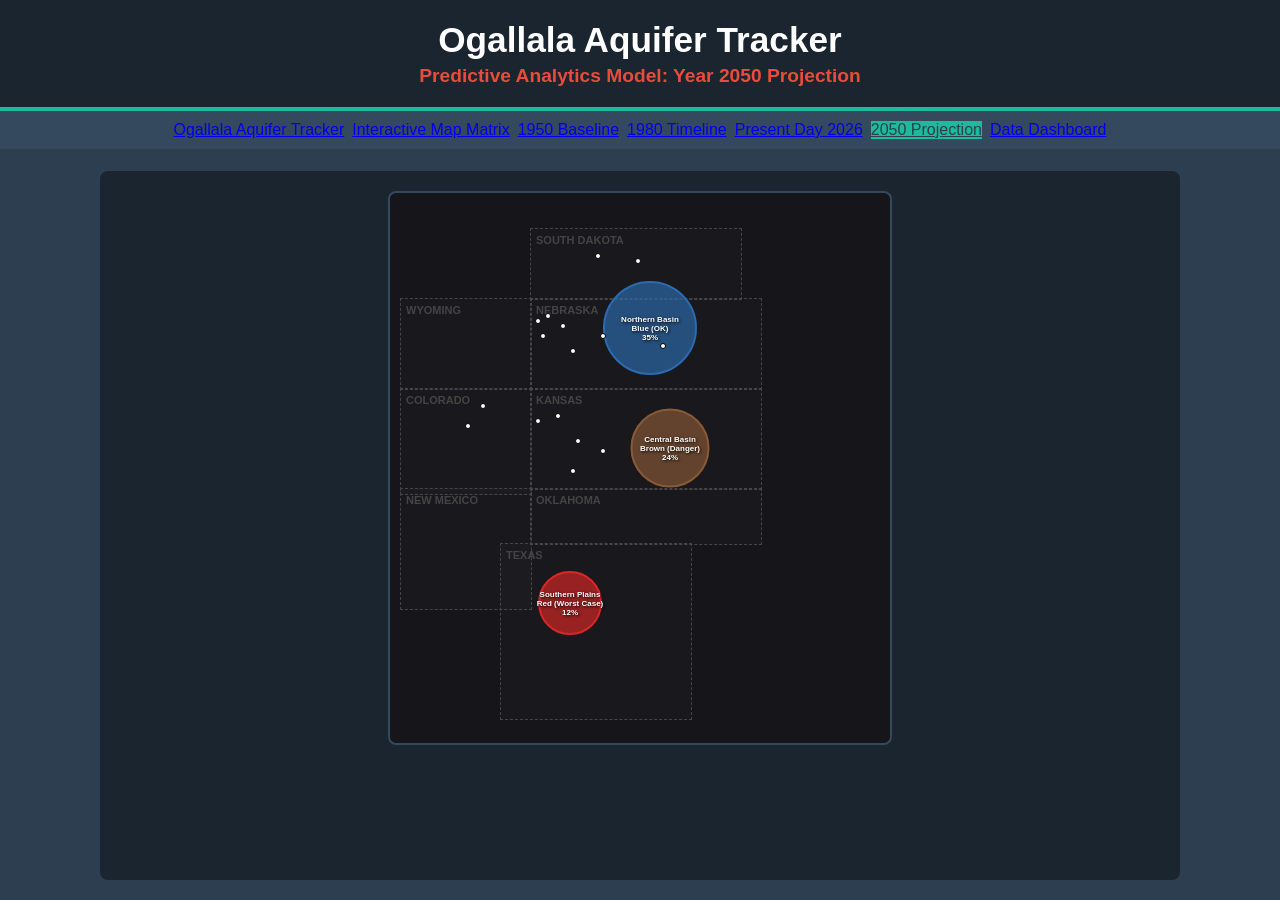
<file: timeline-projection.html>
<!DOCTYPE html>
<html lang="en">
<head>
    <meta charset="utf-8">
    <meta name="viewport" content="width=device-width, initial-scale=1.0">
    <title>2050 Projections - Ogallala Aquifer Tracker</title>
    <style>
        body { background-color: #2c3e50 !important; color: #ffffff !important; font-family: Arial, sans-serif; margin: 0; padding: 0; min-height: 100vh; display: flex; flex-direction: column; }
        header { background-color: #1a252f; padding: 20px; text-align: center; border-bottom: 4px solid #1abc9c; flex-shrink: 0; }
        h1 { margin: 0; font-size: 2.2rem; color: #ffffff; }
        h2 { margin: 5px 0 0 0; color: #e74c3c; font-size: 1.2rem; }
        
        nav { background-color: #34495e; padding: 10px; display: flex; justify-content: center; flex-wrap: wrap; gap: 8px; border-bottom: 2px solid #2c3e50; flex-shrink: 0; }
        nav a { color: #ffffff; text-decoration: none; padding: 10px 16px; background-color: #2c3e50; border: 2px solid #1abc9c; border-radius: 5px; font-weight: bold; font-size: 13px; }
        nav a:hover { background-color: #1abc9c; color: #2c3e50; }
        
        .main-flex-row { flex: 1; display: flex; flex-wrap: wrap; justify-content: center; align-items: flex-start; padding: 20px; gap: 20px; box-sizing: border-box; background-color: #1a252f; max-width: 1080px; margin: 20px auto; border-radius: 8px; width: 95%; }
        
        #map-viewport { width: 500px; height: 550px; background-color: #16161a; border: 2px solid #34495e; border-radius: 8px; position: relative; overflow: hidden; flex-shrink: 0; }
        .map-grid { position: absolute; width: 500px; height: 500px; top: 25px; left: 0; }
        .state { position: absolute; border: 1px dashed #44444c; background: rgba(255,255,255,0.01); color: #444; font-size: 11px; font-weight: bold; padding: 5px; pointer-events: none; }
        
        .health-circle { position: absolute; transform: translate(-50%, -50%); border-radius: 50%; z-index: 5; pointer-events: none; }
        .circle-label { position: absolute; top: 50%; left: 50%; transform: translate(-50%, -50%); font-size: 8px; font-weight: bold; color: #ffffff; text-shadow: 1px 1px 3px #000; text-align: center; white-space: nowrap; }
        
        /* FUTURE COMPREHENSIVE HUB PIN EXES */
        .dc-pin { position: absolute; width: 14px; height: 14px; background-color: #ef4444; border: 2px solid white; border-radius: 50%; transform: translate(-50%, -50%); cursor: pointer; z-index: 30; box-shadow: 0 0 10px #ef4444; transition: all 0.2s; }
        .dc-pin:hover { background-color: #ffff00; scale: 1.3; }
        
        .hud-panel { width: 480px; background-color: #1a252f; border: 2px solid #34495e; border-radius: 8px; padding: 20px; box-sizing: border-box; flex-shrink: 0; border-top: 4px solid #e74c3c; }
        .cone-visualizer { width: 100%; height: 160px; background-color: #111827; border: 1px solid #374151; border-radius: 6px; margin: 15px 0; position: relative; overflow: hidden; }
        .water-line { position: absolute; left: 0; width: 100%; height: 2px; background-color: #3b82f6; top: 90px; }
        
        .metric-row { border-bottom: 1px solid #34495e; padding: 7px 0; display: flex; justify-content: space-between; font-size: 0.9rem; }
        .metric-row:last-child { border-bottom: none; }

        @keyframes pulse {
            0% { transform: translate(-50%, -50%) scale(1); box-shadow: 0 0 0 0 rgba(239,68,68,0.7); }
            70% { transform: translate(-50%, -50%) scale(1.2); box-shadow: 0 0 0 10px rgba(239,68,68,0); }
            100% { transform: translate(-50%, -50%) scale(1); box-shadow: 0 0 0 0 rgba(239,68,68,0); }
        }
    </style>
</head>
<body>

    <!-- TOP HEADER -->
    <div style="background-color: #1a252f; padding: 20px; text-align: center; border-bottom: 4px solid #1abc9c; flex-shrink: 0;">
        <h1 style="margin: 0; font-size: 2.2rem; color: #ffffff;">Ogallala Aquifer Tracker</h1>
        <h2 style="margin: 5px 0 0 0; color: #e74c3c; font-size: 1.2rem;">Predictive Analytics Model: Year 2050 Projection</h2>
    </div>

    <!-- CHRONOLOGICAL NAV BAR -->
    <div style="background-color: #34495e; padding: 10px; display: flex; justify-content: center; flex-wrap: wrap; gap: 8px; border-bottom: 2px solid #2c3e50; flex-shrink: 0;">
        <a href="index.html">Ogallala Aquifer Tracker</a>
        <a href="map.html">Interactive Map Matrix</a>
        <a href="timeline-1950.html">1950 Baseline</a>
        <a href="timeline-1980.html">1980 Timeline</a>
        <a href="present.html">Present Day 2026</a>
        <a href="timeline-projection.html" style="background-color: #1abc9c; color: #2c3e50;">2050 Projection</a>
        <a href="dashboard.html">Data Dashboard</a>
    </div>

    <div class="main-flex-row">
        
        <!-- LEFT: SPATIAL DATA PANEL MODULE -->
        <div id="map-viewport">
            <div class="map-grid">
                <!-- State Layout Borders -->
                <div class="state" style="top: 10px; left: 140px; width: 200px; height: 60px;">SOUTH DAKOTA</div>
                <div class="state" style="top: 80px; left: 10px; width: 120px; height: 80px;">WYOMING</div>
                <div class="state" style="top: 80px; left: 140px; width: 220px; height: 80px;">NEBRASKA</div>
                <div class="state" style="top: 170px; left: 10px; width: 120px; height: 95px;">COLORADO</div>
                <div class="state" style="top: 170px; left: 140px; width: 220px; height: 90px;">KANSAS</div>
                <div class="state" style="top: 270px; left: 10px; width: 120px; height: 110px;">NEW MEXICO</div>
                <div class="state" style="top: 270px; left: 140px; width: 220px; height: 45px;">OKLAHOMA</div>
                <div class="state" style="top: 325px; left: 110px; width: 180px; height: 165px;">TEXAS</div>
                
                <!-- 3 Severely Compressed Non-Overlapping Predictive Future Aquifer Zones -->
                <div class="health-circle" style="top: 110px; left: 260px; width: 90px; height: 90px; background-color: rgba(43,108,176,0.65); border: 2px solid #2b6cb0;">
                    <div class="circle-label">Northern Basin<br>Blue (OK)<br>35%</div>
                </div>
                <div class="health-circle" style="top: 230px; left: 280px; width: 75px; height: 75px; background-color: rgba(138,90,54,0.65); border: 2px solid #8a5a36;">
                    <div class="circle-label">Central Basin<br>Brown (Danger)<br>24%</div>
                </div>
                <div class="health-circle" style="top: 385px; left: 180px; width: 60px; height: 60px; background-color: rgba(220,38,38,0.65); border: 2px solid #dc2626;">
                    <div class="circle-label">Southern Plains<br>Red (Worst Case)<br>12%</div>
                </div>

                <!-- 28 Full Complement True Communities Present Simultaneously -->
                <div style="position: absolute; width: 100%; height: 100%; top: 0; left: 0; z-index: 10; pointer-events: none;">
                    <!-- Northern Zone -->
                    <div style="position: absolute; width: 4px; height: 4px; background: #fff; border: 1px solid #000; border-radius: 50%; top: 105px; left: 170px;"></div>
                    <div style="position: absolute; width: 4px; height: 4px; background: #fff; border: 1px solid #000; border-radius: 50%; top: 125px; left: 270px;"></div>
                    <div style="position: absolute; width: 4px; height: 4px; background: #fff; border: 1px solid #000; border-radius: 50%; top: 115px; left: 210px;"></div>
                    <div style="position: absolute; width: 4px; height: 4px; background: #fff; border: 1px solid #000; border-radius: 50%; top: 130px; left: 180px;"></div>
                    <div style="position: absolute; width: 4px; height: 4px; background: #fff; border: 1px solid #000; border-radius: 50%; top: 100px; left: 145px;"></div>
                    <div style="position: absolute; width: 4px; height: 4px; background: #fff; border: 1px solid #000; border-radius: 50%; top: 35px; left: 205px;"></div>
                    <div style="position: absolute; width: 4px; height: 4px; background: #fff; border: 1px solid #000; border-radius: 50%; top: 40px; left: 245px;"></div>
                    <div style="position: absolute; width: 4px; height: 4px; background: #fff; border: 1px solid #000; border-radius: 50%; top: 95px; left: 155px;"></div>
                    <div style="position: absolute; width: 4px; height: 4px; background: #fff; border: 1px solid #000; border-radius: 50%; top: 115px; left: 150px;"></div>
                    <div style="position: absolute; width: 4px; height: 4px; background: #fff; border: 1px solid #000; border-radius: 50%; top: 185px; left: 90px;"></div>
                    <!-- Central Zone -->
                    <div style="position: absolute; width: 4px; height: 4px; background: #fff; border: 1px solid #000; border-radius: 50%; top: 220px; left: 185px;"></div>
                    <div style="position: absolute; width: 4px; height: 4px; background: #fff; border: 1px solid #000; border-radius: 50%; top: 195px; left: 165px;"></div>
                    <div style="position: absolute; width: 4px; height: 4px; background: #fff; border: 1px solid #000; border-radius: 50%; top: 230px; left: 210px;"></div>
                    <div style="position: absolute; width: 4px; height: 4px; background: #fff; border: 1px solid #000; border-radius: 50%; top: 200px; left: 145px;"></div>
                    <div style="position: absolute; width: 4px; height: 4px; background: #fff; border: 1px solid #000; border-radius: 50%; top: 250px; left: 180px;"></div>
                    <div style="position: absolute; width: 4px; height: 4px; background: #fff; border: 1px solid #000; border-radius: 50%; top: 205px; left: 75px;"></div>
</file>
